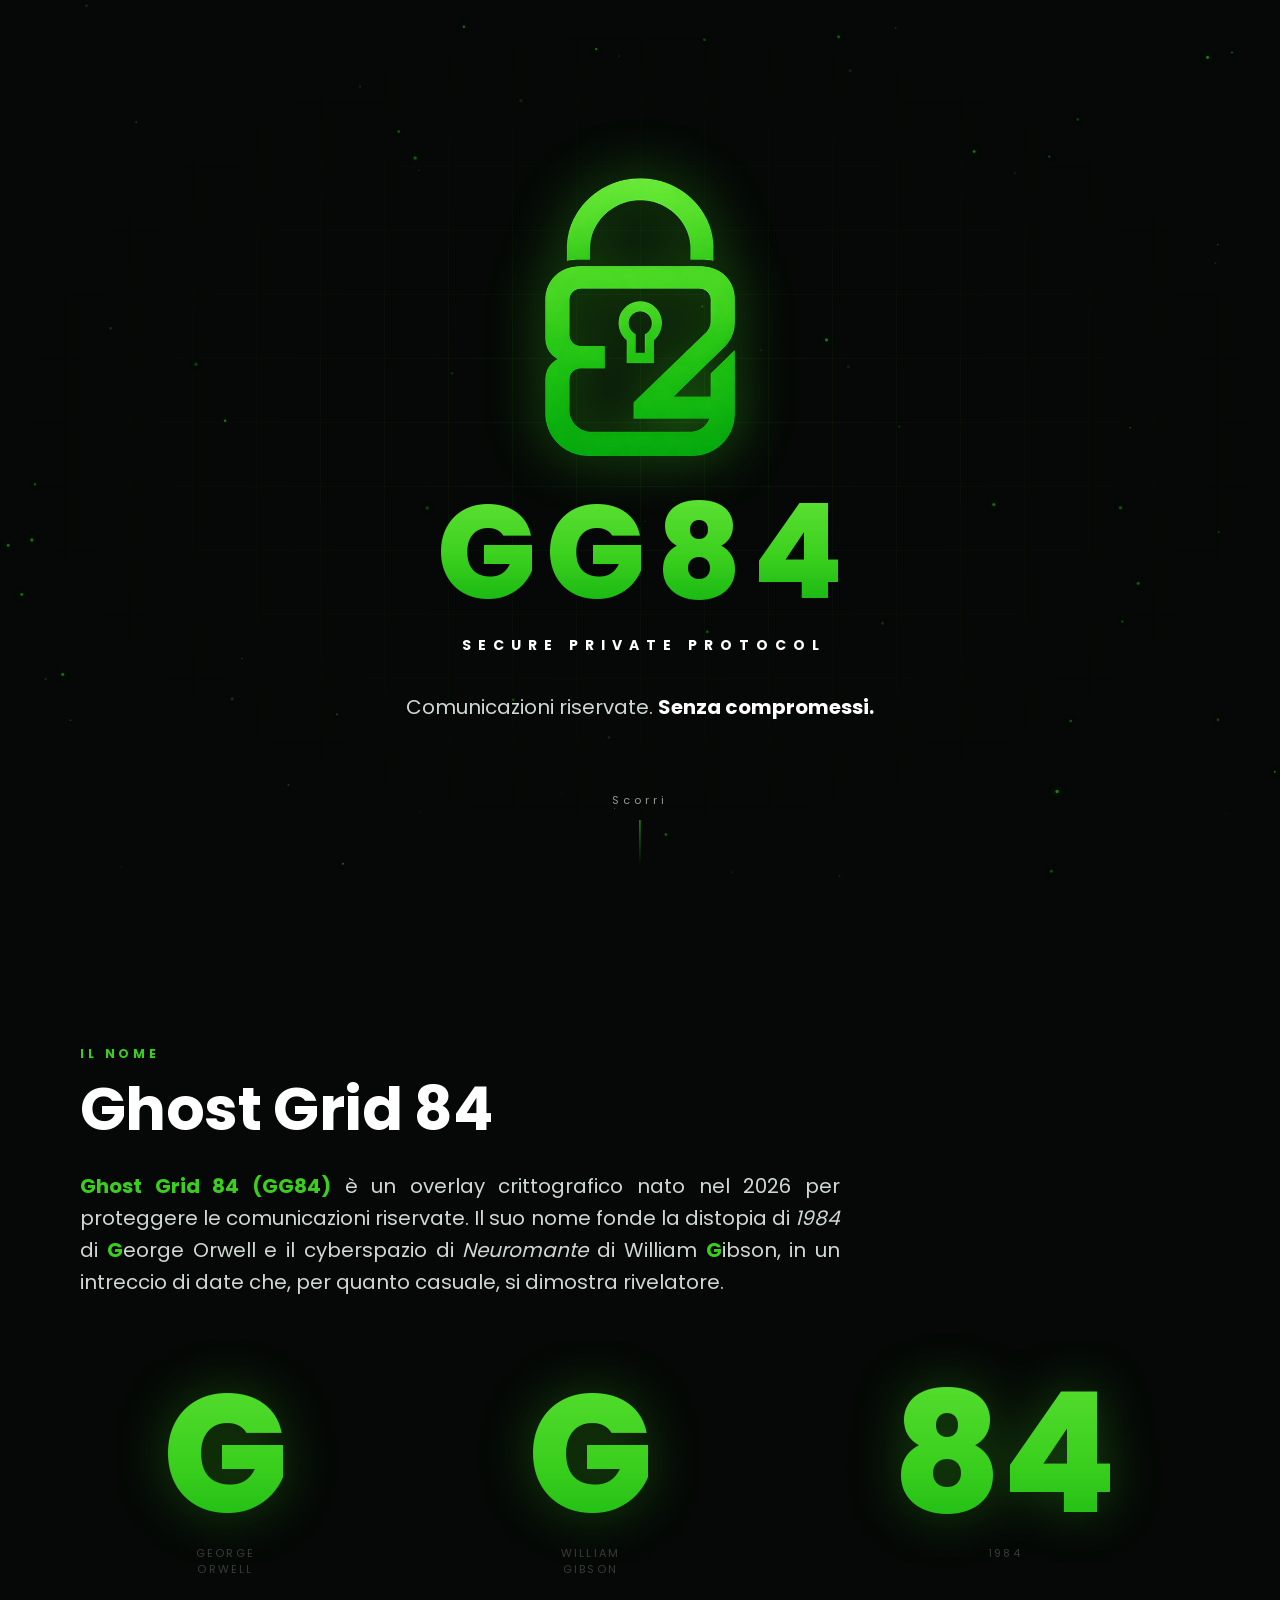
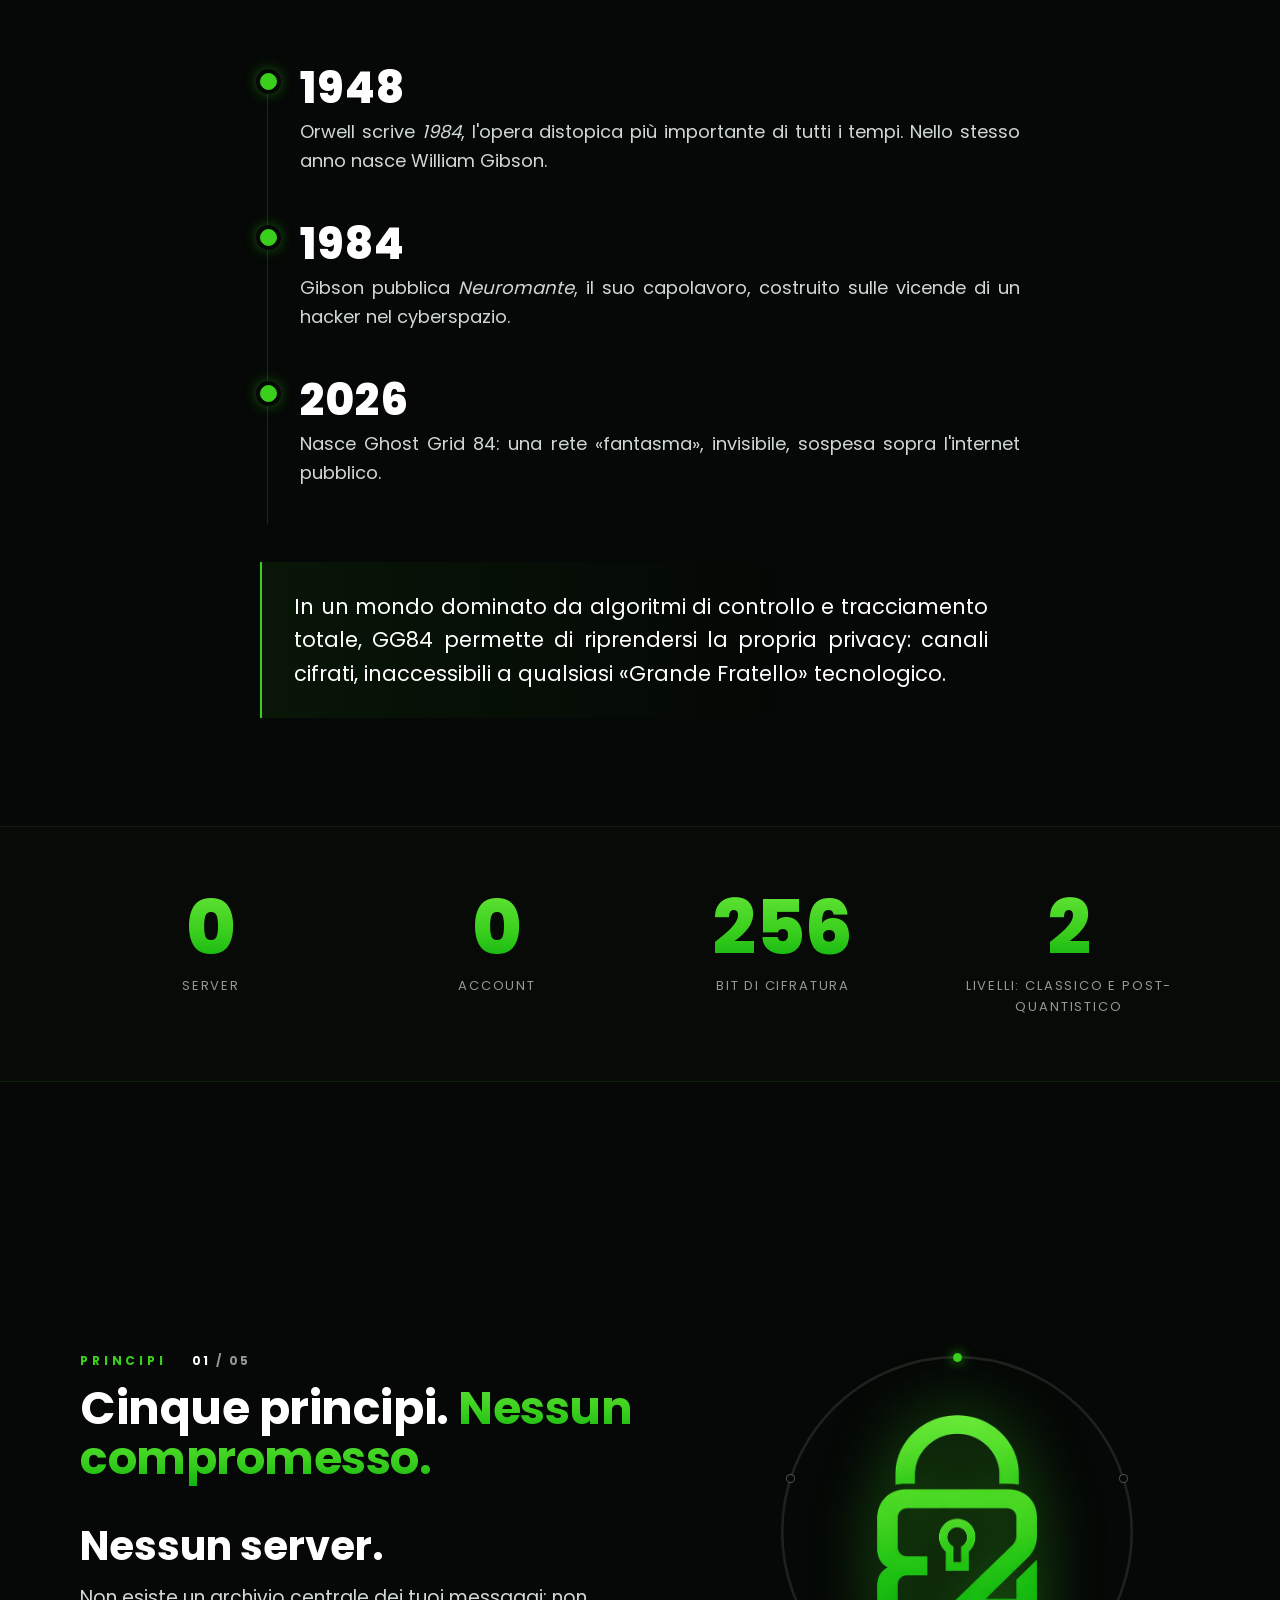
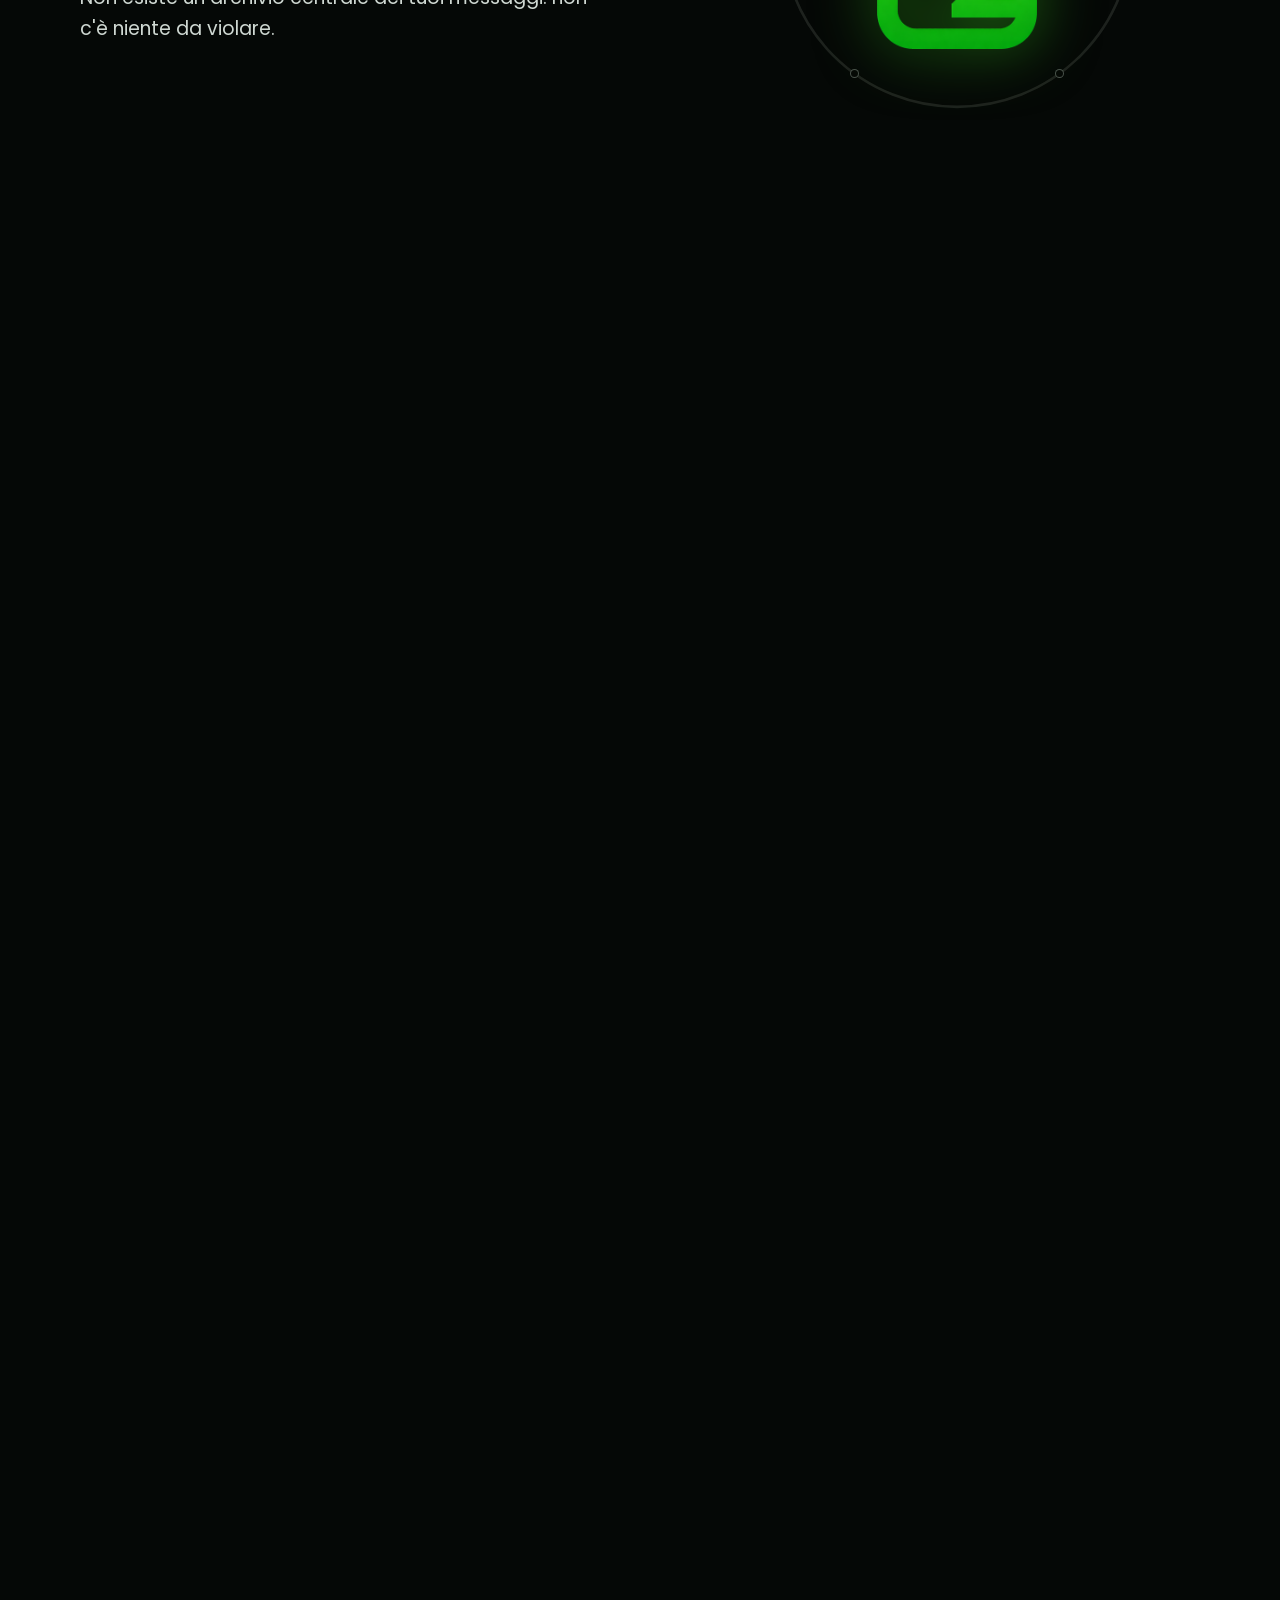
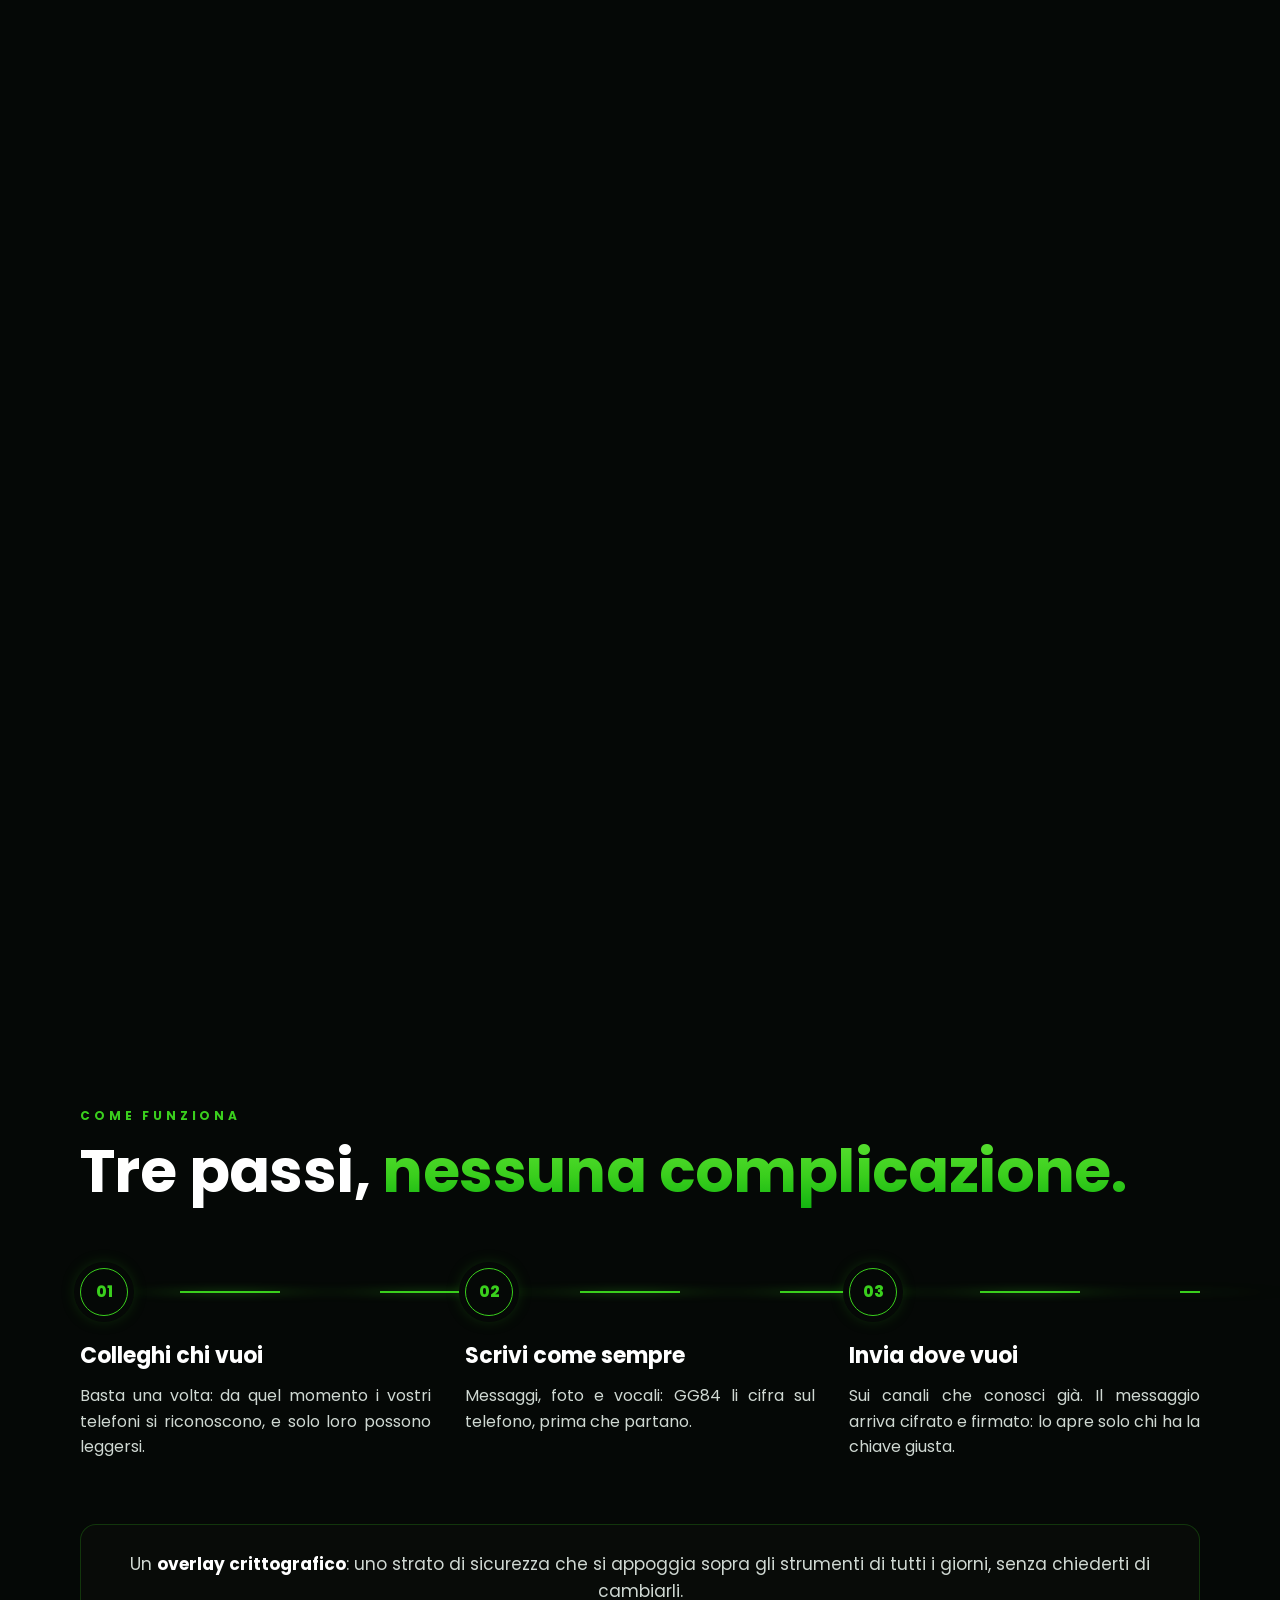
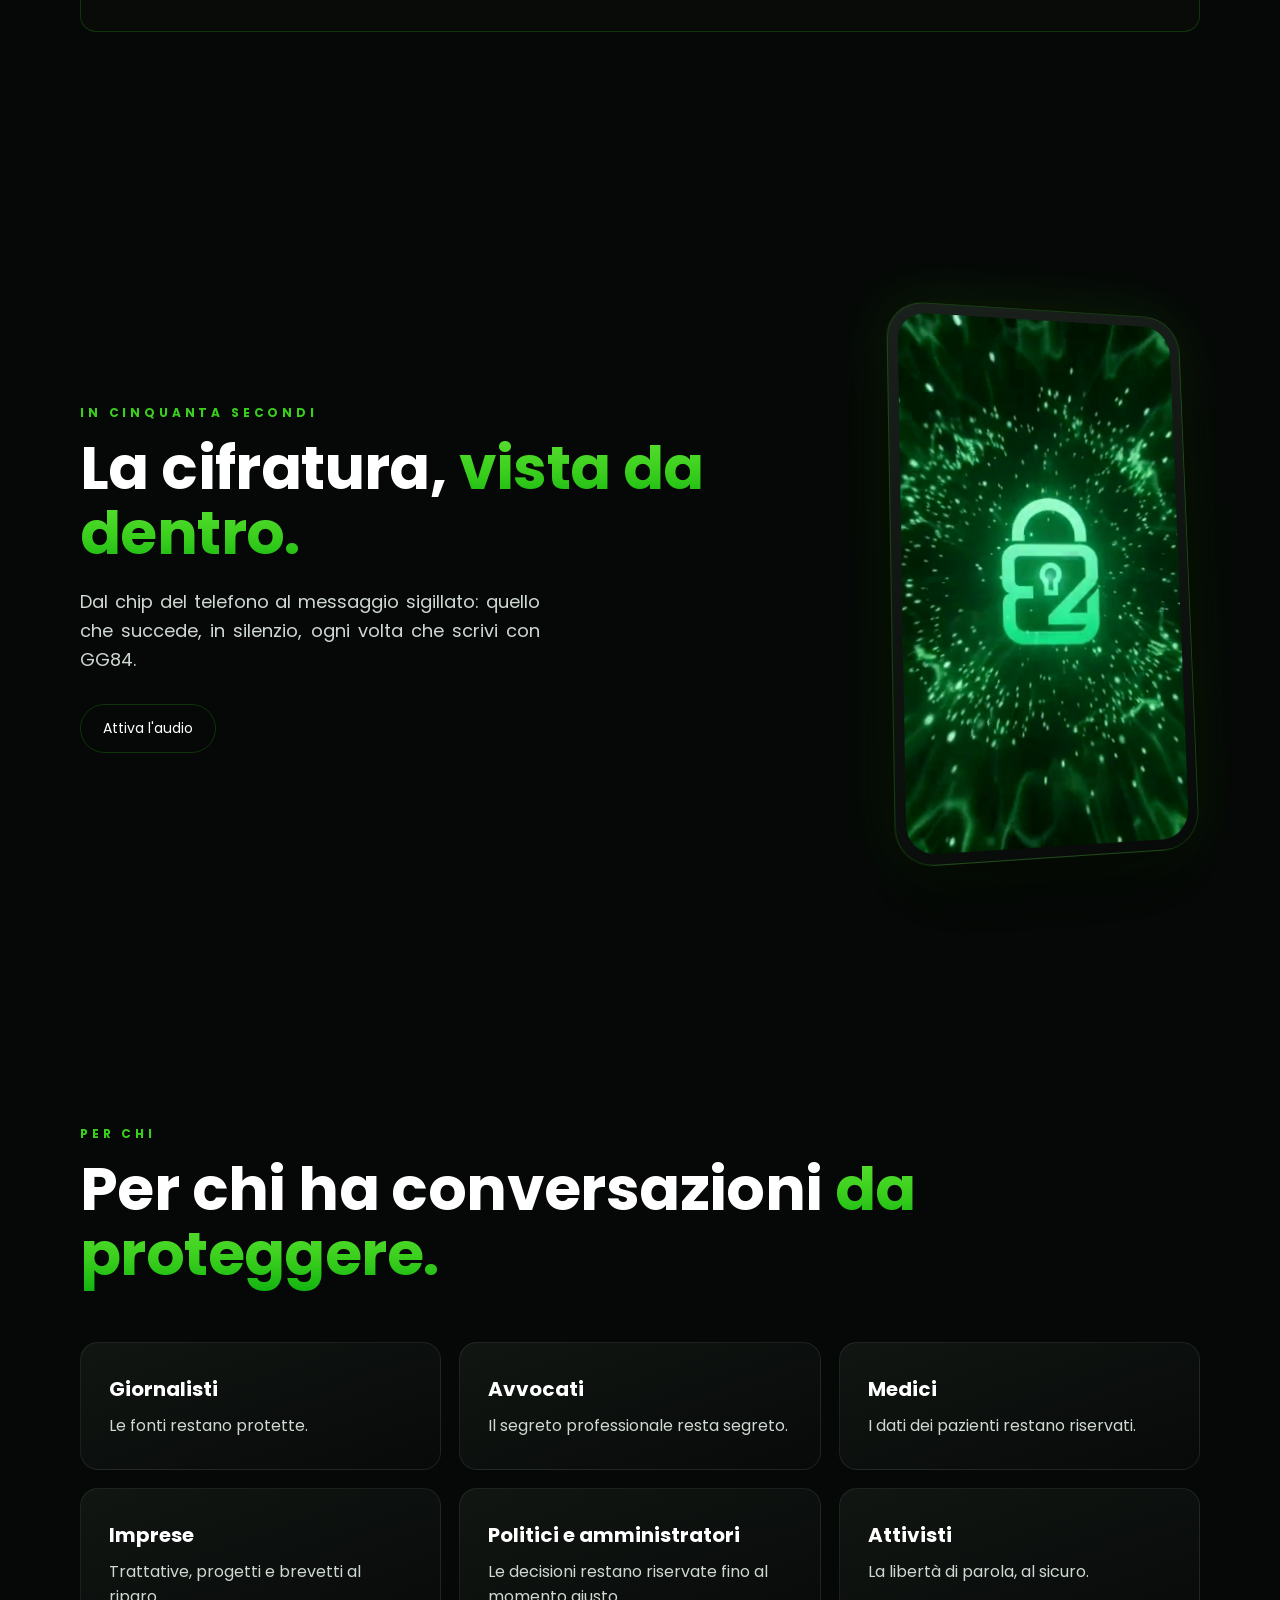
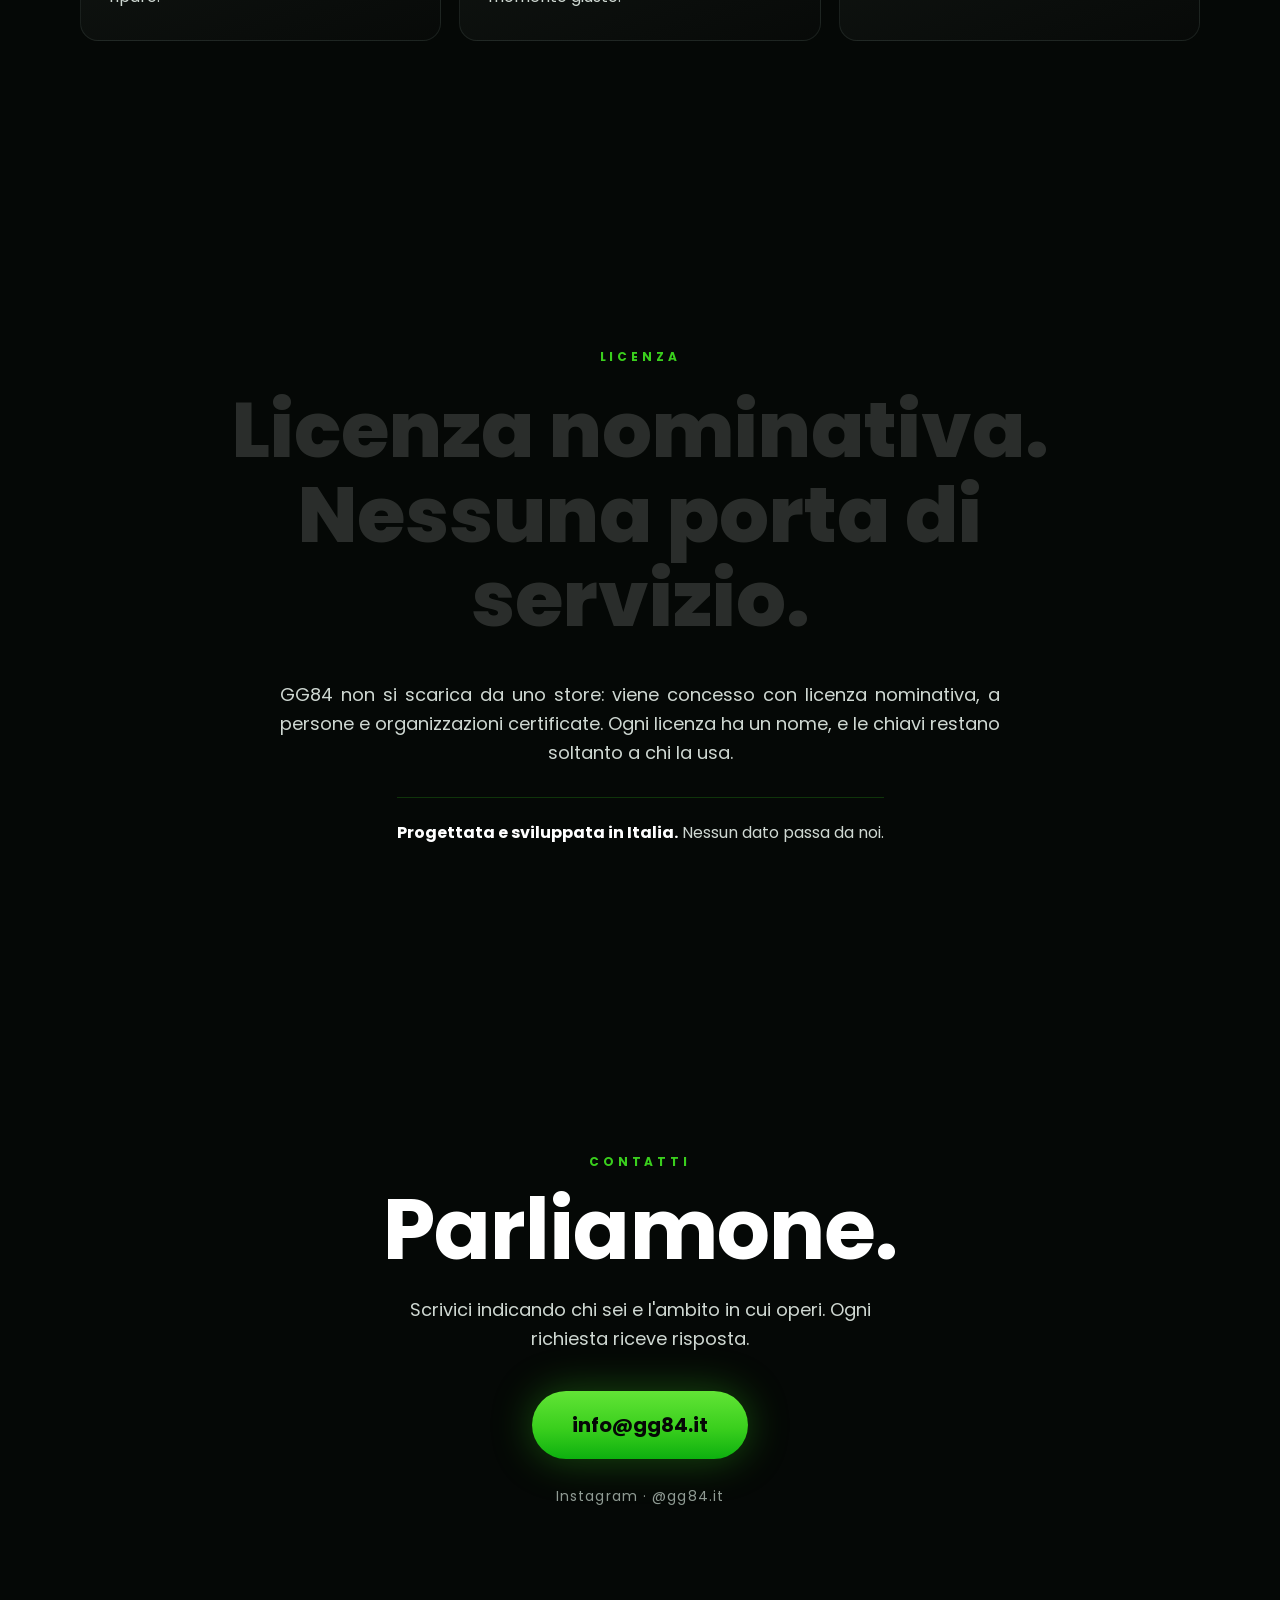
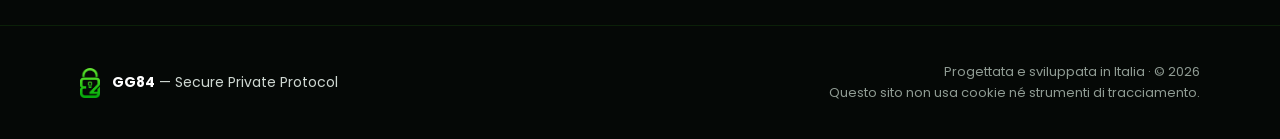
<file: index.html>
<!DOCTYPE html>
<html lang="it">
<head>
<meta charset="UTF-8">
<meta name="viewport" content="width=device-width, initial-scale=1.0, viewport-fit=cover">
<title>GG84 — Secure Private Protocol</title>
<meta name="description" content="Comunicazioni cifrate, senza server e senza account. Licenza nominativa, nessuna porta di servizio. · Encrypted communications, no server, no account.">
<meta name="theme-color" content="#050806">
<link rel="canonical" href="https://gg84.it/">
<link rel="icon" type="image/png" href="risorse/favicon.png">
<link rel="apple-touch-icon" href="risorse/apple-touch-icon.png">
<meta property="og:type" content="website">
<meta property="og:site_name" content="GG84">
<meta property="og:locale" content="it_IT">
<meta property="og:url" content="https://gg84.it/">
<meta property="og:title" content="GG84 — Secure Private Protocol">
<meta property="og:description" content="Comunicazioni cifrate, senza server e senza account. Licenza nominativa, nessuna porta di servizio.">
<meta property="og:image" content="https://gg84.it/og-gg84.png">
<meta property="og:image:width" content="1200">
<meta property="og:image:height" content="630">
<meta property="og:image:alt" content="GG84 — Secure Private Protocol">
<meta name="twitter:card" content="summary_large_image">
<meta name="twitter:title" content="GG84 — Secure Private Protocol">
<meta name="twitter:description" content="Comunicazioni cifrate, senza server e senza account.">
<meta name="twitter:image" content="https://gg84.it/og-gg84.png">
<link rel="preload" href="risorse/font/poppins-400-latin.woff2" as="font" type="font/woff2" crossorigin>
<link rel="preload" href="risorse/font/poppins-800-latin.woff2" as="font" type="font/woff2" crossorigin>
<link rel="stylesheet" href="risorse/stile.css">
</head>
<body>

<!-- Tutto è ospitato qui: nessun carattere, script o servizio esterno, nessun cookie. -->
<canvas id="bit" aria-hidden="true"></canvas>
<div class="progresso" aria-hidden="true"><span></span></div>

<header class="barra" id="barra">
  <a class="barra-marchio" href="#ingresso" aria-label="GG84, torna all'inizio">
    <img src="risorse/lucchetto.png" alt="" width="18" height="25"><span>GG84</span>
  </a>
  <nav class="barra-menu" aria-label="Sezioni">
    <a href="#nome">Il nome</a>
    <a href="#principi">Principi</a>
    <a href="#come">Come funziona</a>
    <a href="#per-chi">Per chi</a>
  </nav>
  <a class="barra-contatti" href="#contatti">Contattaci</a>
</header>

<main>

  <!-- ENTRATA: poco, serio -->
  <section class="ingresso" id="ingresso">
    <div class="griglia" aria-hidden="true"></div>
    <div class="ingresso-centro">
      <div class="lucchetto-alone"><img class="lucchetto" src="risorse/lucchetto.png" alt="Il lucchetto di GG84" width="376" height="520"></div>
      <h1 class="marchio">GG84</h1>
      <p class="sotto">SECURE PRIVATE PROTOCOL</p>
      <p class="motto">Comunicazioni riservate. <span>Senza compromessi.</span></p>
    </div>
    <a class="scorri" href="#nome"><span>Scorri</span><i aria-hidden="true"></i></a>
  </section>

  <!-- IL NOME -->
  <section class="nome" id="nome">
    <div class="contenitore">
      <p class="etichetta" data-rivela>IL NOME</p>
      <h2 data-rivela>Ghost Grid 84</h2>
      <p class="introduzione" data-rivela><b>Ghost Grid 84 (GG84)</b> è un overlay crittografico nato nel 2026 per proteggere le comunicazioni riservate. Il suo nome fonde la distopia di <i>1984</i> di <b>G</b>eorge Orwell e il cyberspazio di <i>Neuromante</i> di William <b>G</b>ibson, in un intreccio di date che, per quanto casuale, si dimostra rivelatore.</p>

      <div class="formula" id="formula" aria-label="G di George Orwell, G di William Gibson, 84 di 1984: GG84">
        <div class="tessera" data-da="-1"><span>G</span><small>George Orwell</small></div>
        <div class="tessera" data-da="0"><span>G</span><small>William Gibson</small></div>
        <div class="tessera" data-da="1"><span>84</span><small>1984</small></div>
      </div>

      <ol class="linea-tempo" id="linea-tempo">
        <li data-rivela><span class="anno">1948</span><p>Orwell scrive <i>1984</i>, l'opera distopica più importante di tutti i tempi. Nello stesso anno nasce William Gibson.</p></li>
        <li data-rivela><span class="anno">1984</span><p>Gibson pubblica <i>Neuromante</i>, il suo capolavoro, costruito sulle vicende di un hacker nel cyberspazio.</p></li>
        <li data-rivela><span class="anno">2026</span><p>Nasce Ghost Grid 84: una rete «fantasma», invisibile, sospesa sopra l'internet pubblico.</p></li>
      </ol>

      <p class="chiusura" data-rivela>In un mondo dominato da algoritmi di controllo e tracciamento totale, GG84 permette di riprendersi la propria privacy: canali cifrati, inaccessibili a qualsiasi «Grande Fratello» tecnologico.</p>
    </div>
  </section>

  <!-- NUMERI -->
  <section class="numeri" aria-label="GG84 in numeri">
    <div class="contenitore numeri-griglia">
      <div data-rivela><b data-conta="0">0</b><span>server</span></div>
      <div data-rivela><b data-conta="0">0</b><span>account</span></div>
      <div data-rivela><b data-conta="256">256</b><span>bit di cifratura</span></div>
      <div data-rivela><b data-conta="2">2</b><span>livelli: classico e post-quantistico</span></div>
    </div>
  </section>

  <!-- PRINCIPI: il lucchetto resta fermo, i principi scorrono -->
  <section class="principi" id="principi">
    <div class="palco">
      <div class="palco-testo">
        <p class="etichetta">PRINCIPI <span class="indice"><b id="indice">01</b> / 05</span></p>
        <h2>Cinque principi. <em>Nessun compromesso.</em></h2>
        <div class="frasi">
          <div class="frase attiva"><h3>Nessun server.</h3><p>Non esiste un archivio centrale dei tuoi messaggi: non c'è niente da violare.</p></div>
          <div class="frase"><h3>Chiavi custodite dal chip.</h3><p>Restano nell'hardware sicuro del tuo telefono. Non da noi, non da altri.</p></div>
          <div class="frase"><h3>Classica e post-quantistica.</h3><p>Due lucchetti in uno: una protezione pronta anche per i computer di domani.</p></div>
          <div class="frase"><h3>Chiavi nuove a ogni messaggio.</h3><p>Quelle vecchie spariscono, e con loro la possibilità di riaprire il passato.</p></div>
          <div class="frase"><h3>Firmato, sempre.</h3><p>Ogni messaggio porta un sigillo: se qualcuno lo altera, si vede.</p></div>
        </div>
      </div>
      <div class="palco-lucchetto" aria-hidden="true">
        <svg class="anello" viewBox="0 0 200 200">
          <circle class="anello-fondo" cx="100" cy="100" r="92"/>
          <circle class="anello-pieno" id="anello" cx="100" cy="100" r="92"/>
        </svg>
        <div class="tacche"><i></i><i></i><i></i><i></i><i></i></div>
        <img src="risorse/lucchetto.png" alt="" width="376" height="520">
      </div>
    </div>
  </section>

  <!-- COME FUNZIONA -->
  <section class="come" id="come">
    <div class="contenitore">
      <p class="etichetta" data-rivela>COME FUNZIONA</p>
      <h2 data-rivela>Tre passi, <em>nessuna complicazione.</em></h2>
      <div class="passi" id="passi">
        <svg class="passi-filo" aria-hidden="true" preserveAspectRatio="none" viewBox="0 0 100 2"><line id="passi-filo" x1="0" y1="1" x2="100" y2="1"/></svg>
        <div class="passo" data-rivela><span class="n">01</span><h3>Colleghi chi vuoi</h3><p>Basta una volta: da quel momento i vostri telefoni si riconoscono, e solo loro possono leggersi.</p></div>
        <div class="passo" data-rivela><span class="n">02</span><h3>Scrivi come sempre</h3><p>Messaggi, foto e vocali: GG84 li cifra sul telefono, prima che partano.</p></div>
        <div class="passo" data-rivela><span class="n">03</span><h3>Invia dove vuoi</h3><p>Sui canali che conosci già. Il messaggio arriva cifrato e firmato: lo apre solo chi ha la chiave giusta.</p></div>
      </div>
      <p class="riquadro" data-rivela>Un <b>overlay crittografico</b>: uno strato di sicurezza che si appoggia sopra gli strumenti di tutti i giorni, senza chiederti di cambiarli.</p>
    </div>
  </section>

  <!-- VIDEO -->
  <section class="video" id="video">
    <div class="contenitore video-griglia">
      <div class="video-testo">
        <p class="etichetta" data-rivela>IN CINQUANTA SECONDI</p>
        <h2 data-rivela>La cifratura, <em>vista da dentro.</em></h2>
        <p data-rivela>Dal chip del telefono al messaggio sigillato: quello che succede, in silenzio, ogni volta che scrivi con GG84.</p>
        <button class="audio" id="audio" type="button" data-rivela aria-pressed="false">Attiva l'audio</button>
      </div>
      <div class="telefono" id="telefono">
        <video id="reel" src="risorse/gg84_reel.mp4" poster="risorse/gg84_reel_poster.jpg" muted loop playsinline preload="none" aria-label="Video di presentazione di GG84"></video>
      </div>
    </div>
  </section>

  <!-- PER CHI -->
  <section class="per-chi" id="per-chi">
    <div class="contenitore">
      <p class="etichetta" data-rivela>PER CHI</p>
      <h2 data-rivela>Per chi ha conversazioni <em>da proteggere.</em></h2>
      <div class="tessere">
        <div class="carta" data-rivela><h3>Giornalisti</h3><p>Le fonti restano protette.</p></div>
        <div class="carta" data-rivela><h3>Avvocati</h3><p>Il segreto professionale resta segreto.</p></div>
        <div class="carta" data-rivela><h3>Medici</h3><p>I dati dei pazienti restano riservati.</p></div>
        <div class="carta" data-rivela><h3>Imprese</h3><p>Trattative, progetti e brevetti al riparo.</p></div>
        <div class="carta" data-rivela><h3>Politici e amministratori</h3><p>Le decisioni restano riservate fino al momento giusto.</p></div>
        <div class="carta" data-rivela><h3>Attivisti</h3><p>La libertà di parola, al sicuro.</p></div>
      </div>
    </div>
  </section>

  <!-- LICENZA: le parole si accendono mentre scorri -->
  <section class="licenza" id="licenza">
    <div class="contenitore">
      <p class="etichetta" data-rivela>LICENZA</p>
      <p class="dichiarazione" id="dichiarazione">Licenza nominativa. <em>Nessuna porta di servizio.</em></p>
      <p class="licenza-testo" data-rivela>GG84 non si scarica da uno store: viene concesso con licenza nominativa, a persone e organizzazioni certificate. Ogni licenza ha un nome, e le chiavi restano soltanto a chi la usa.</p>
      <p class="italia" data-rivela><b>Progettata e sviluppata in Italia.</b> Nessun dato passa da noi.</p>
    </div>
  </section>

  <!-- CONTATTI -->
  <section class="contatti" id="contatti">
    <div class="contenitore">
      <p class="etichetta" data-rivela>CONTATTI</p>
      <h2 data-rivela>Parliamone.</h2>
      <p data-rivela>Scrivici indicando chi sei e l'ambito in cui operi. Ogni richiesta riceve risposta.</p>
      <a class="bottone" href="mailto:info@gg84.it" data-rivela>info@gg84.it</a>
      <p class="social" data-rivela><a href="https://instagram.com/gg84.it" rel="noopener">Instagram · @gg84.it</a></p>
    </div>
  </section>

</main>

<footer class="piede">
  <div class="contenitore piede-griglia">
    <div class="piede-marchio"><img src="risorse/lucchetto.png" alt="" width="22" height="30"><span><b>GG84</b> — Secure Private Protocol</span></div>
    <p>Progettata e sviluppata in Italia · © 2026<br>Questo sito non usa cookie né strumenti di tracciamento.</p>
  </div>
</footer>

<script src="risorse/scorrimento.js"></script>
</body>
</html>
</file>
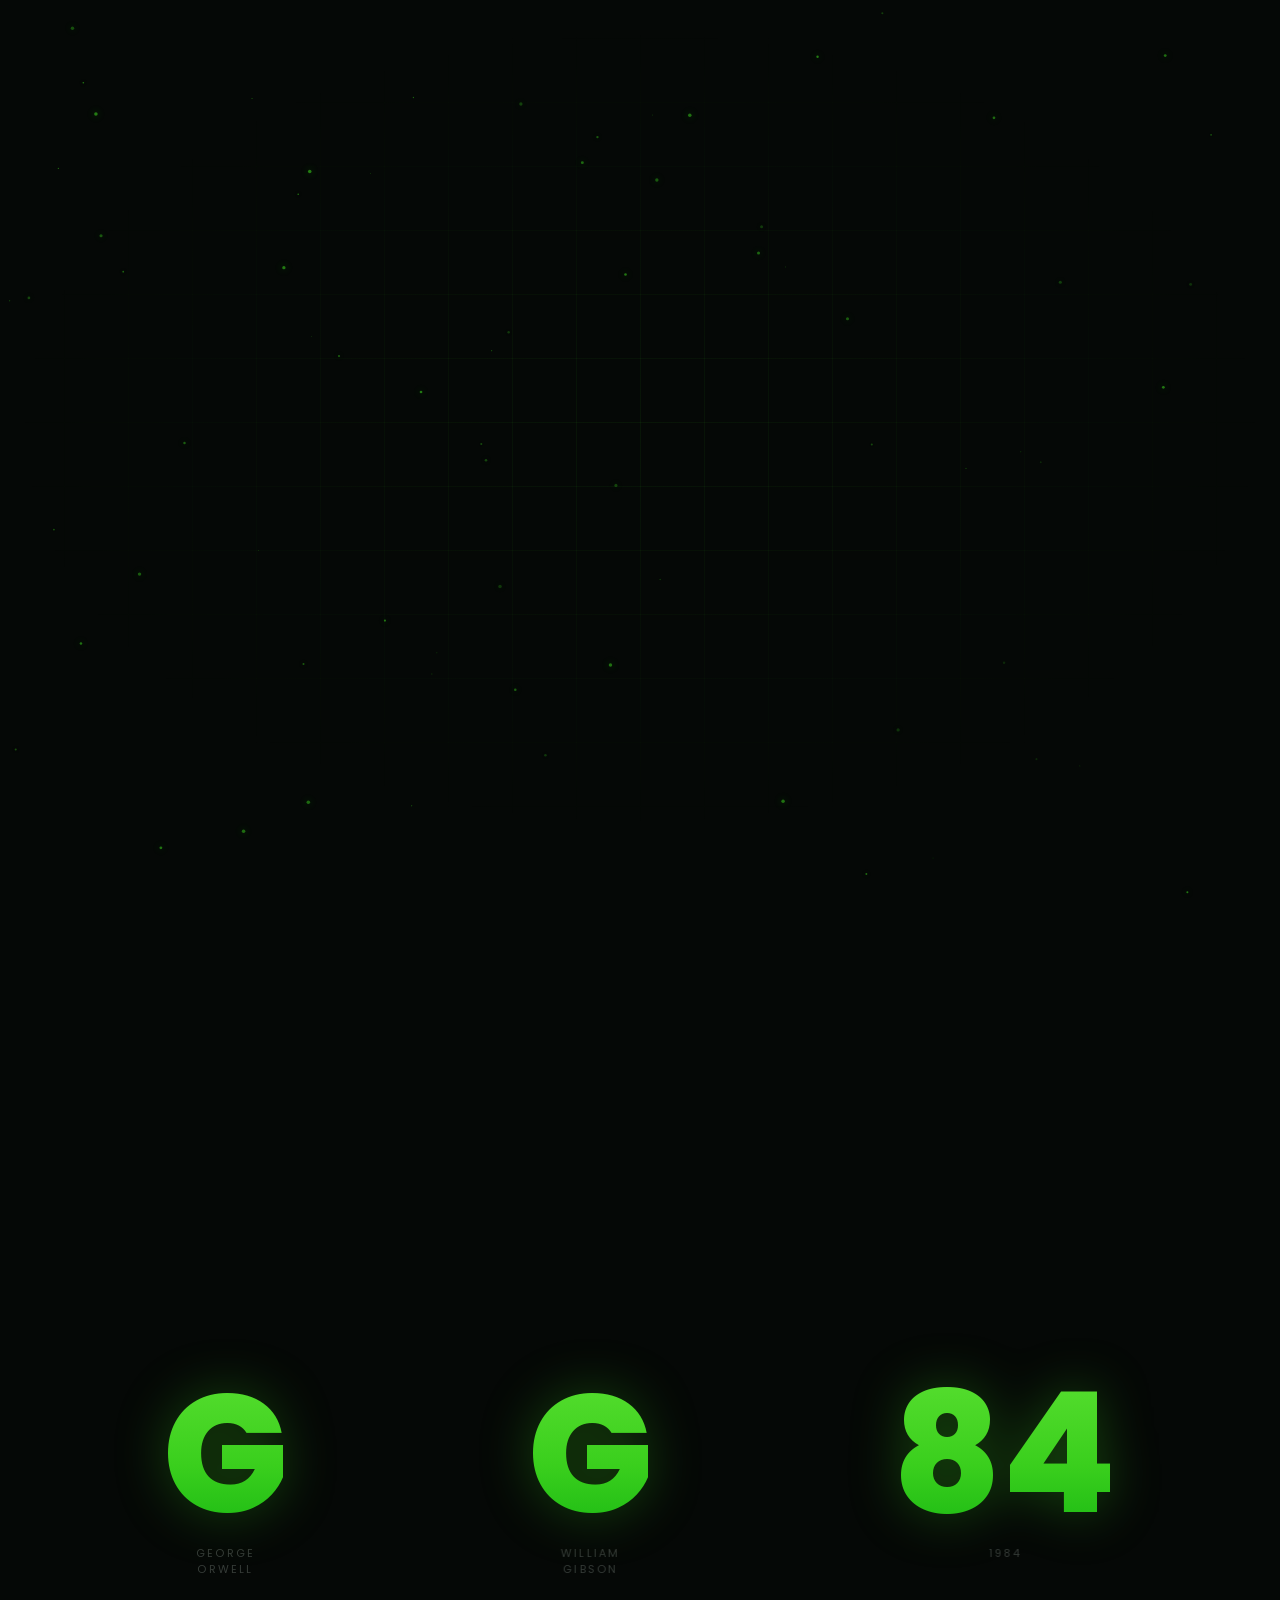
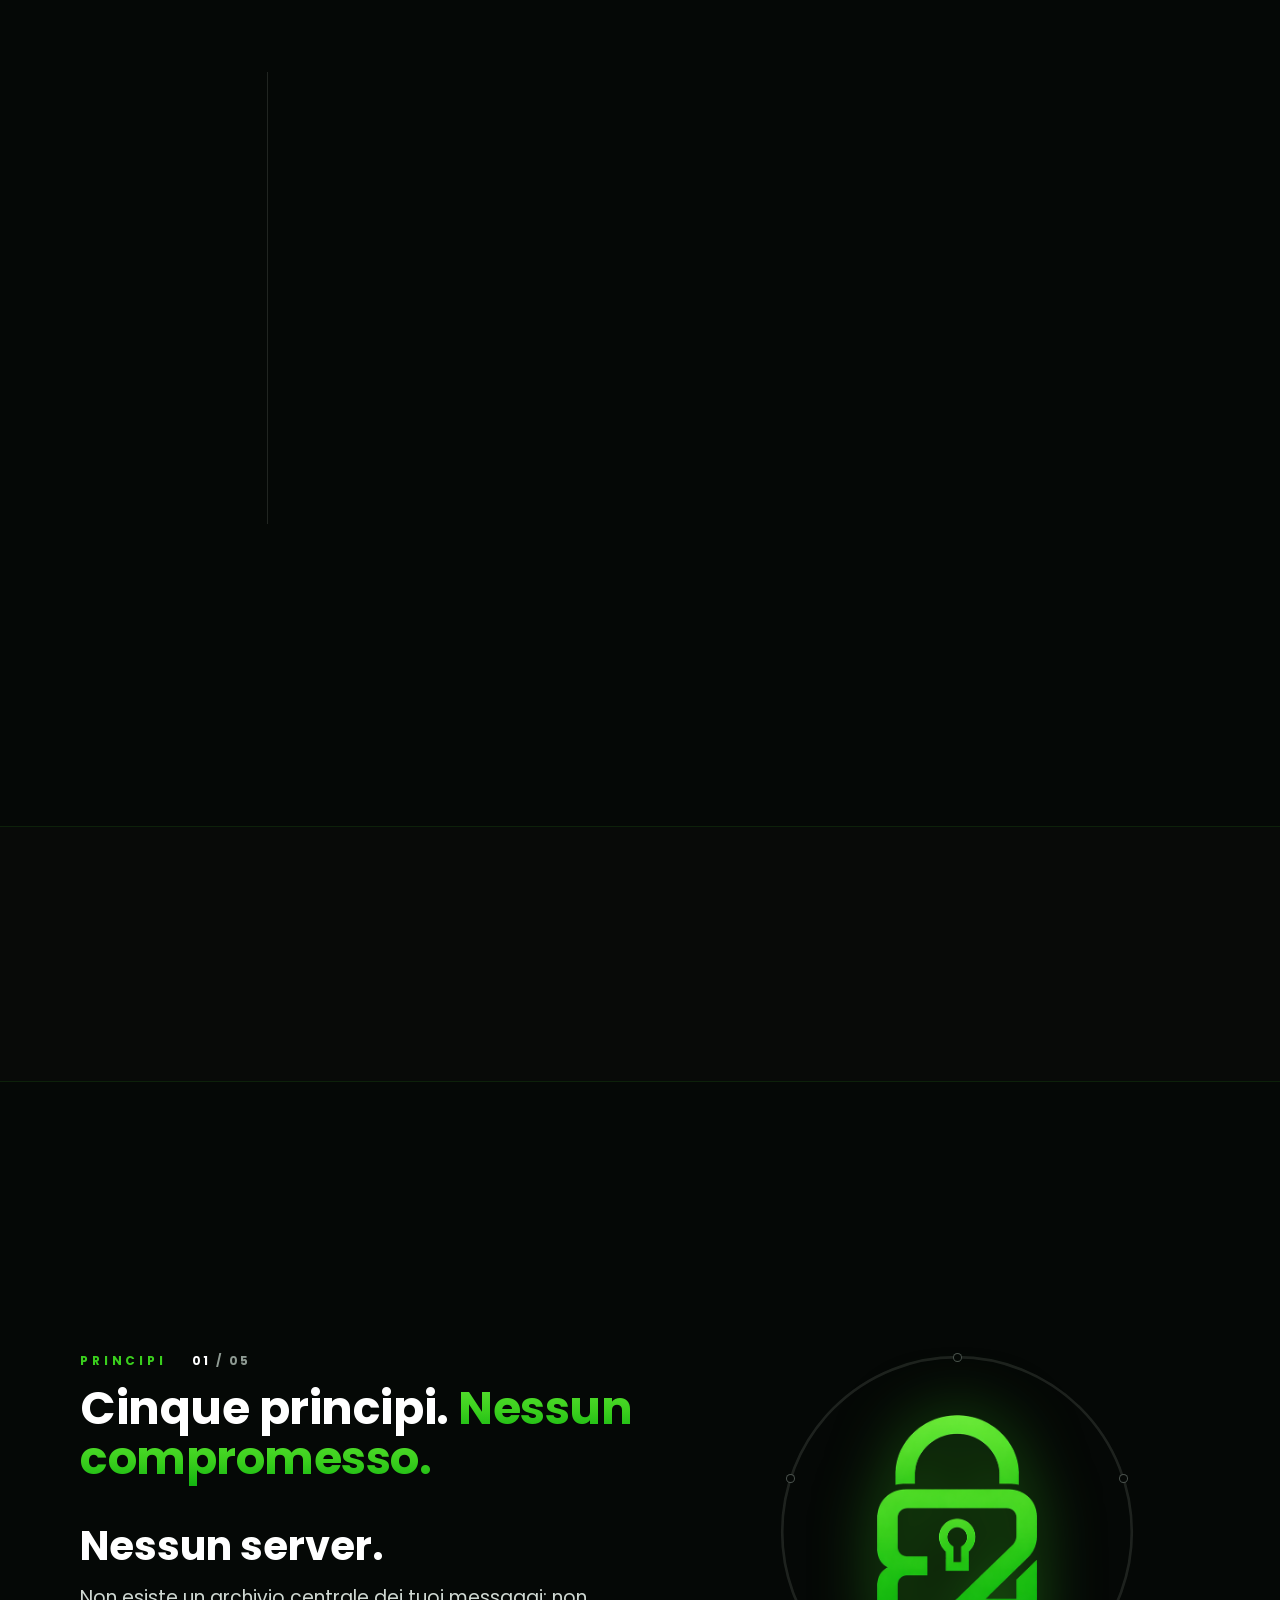
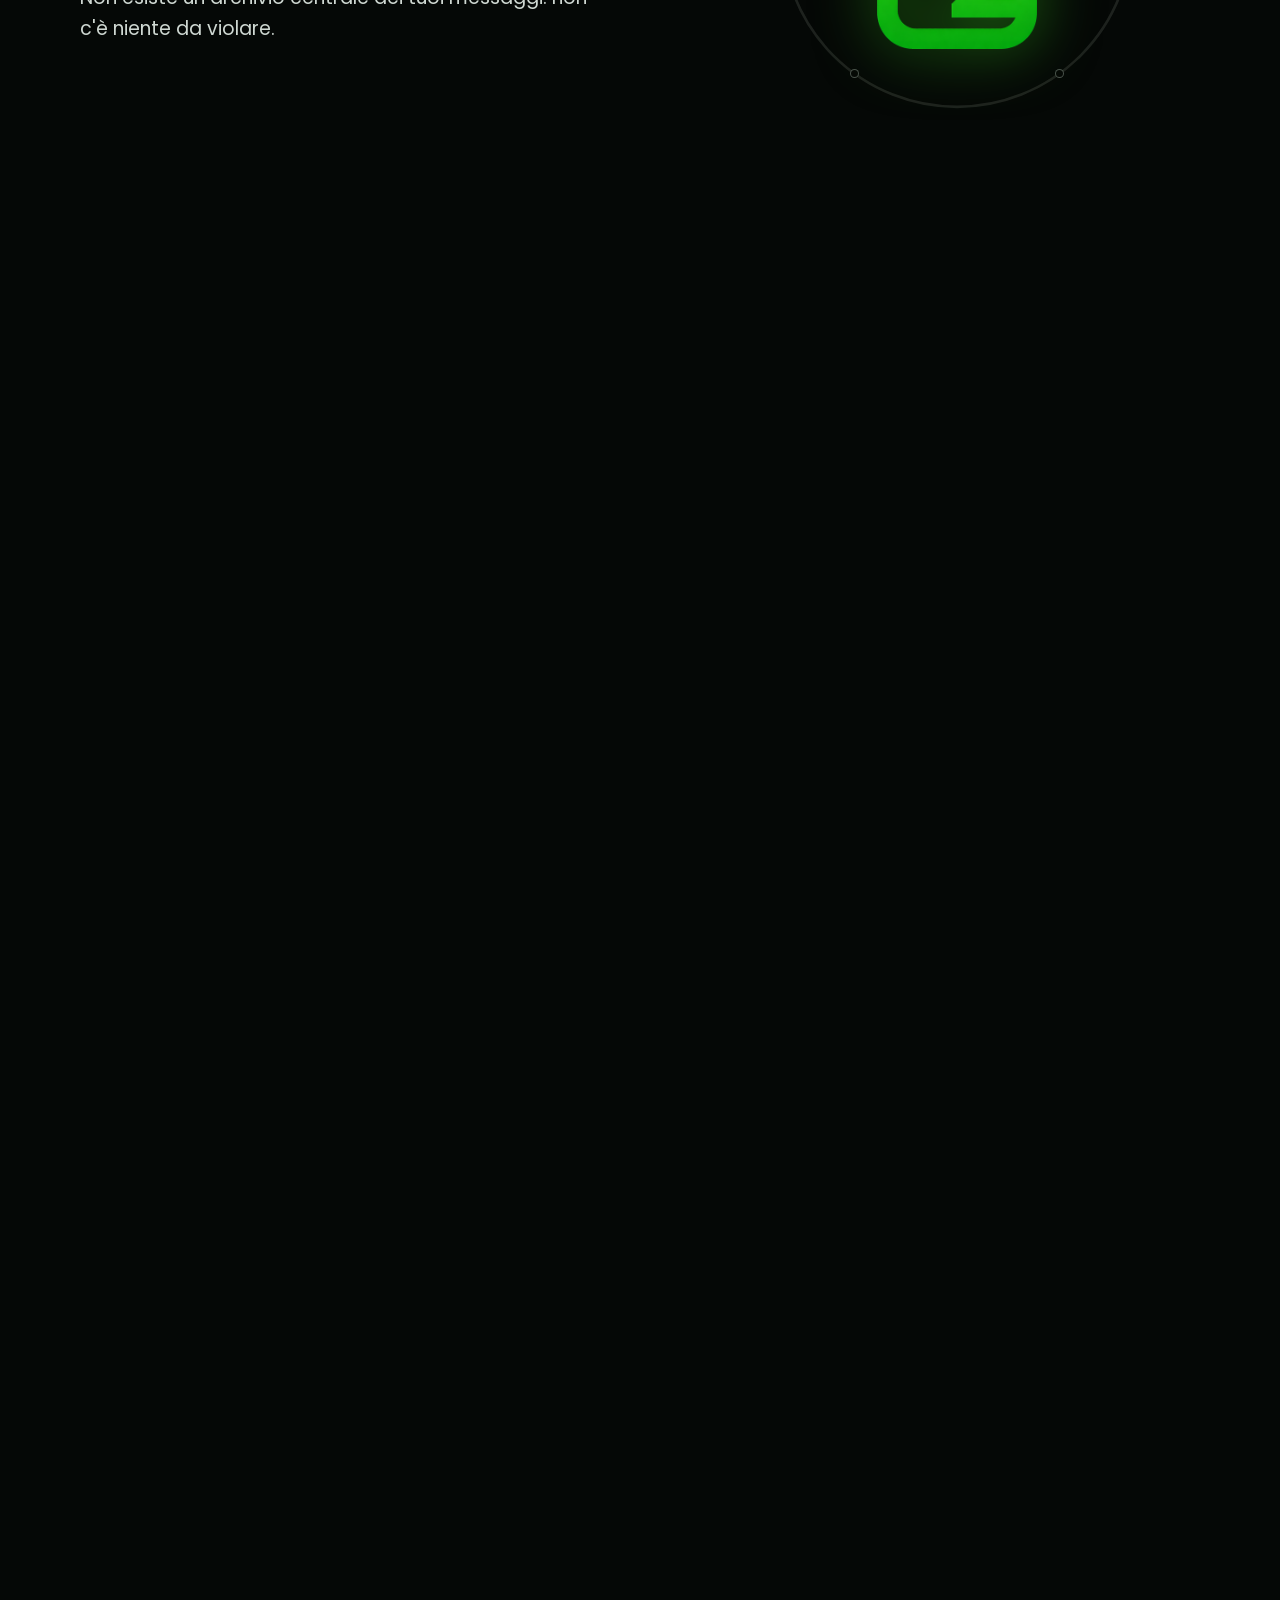
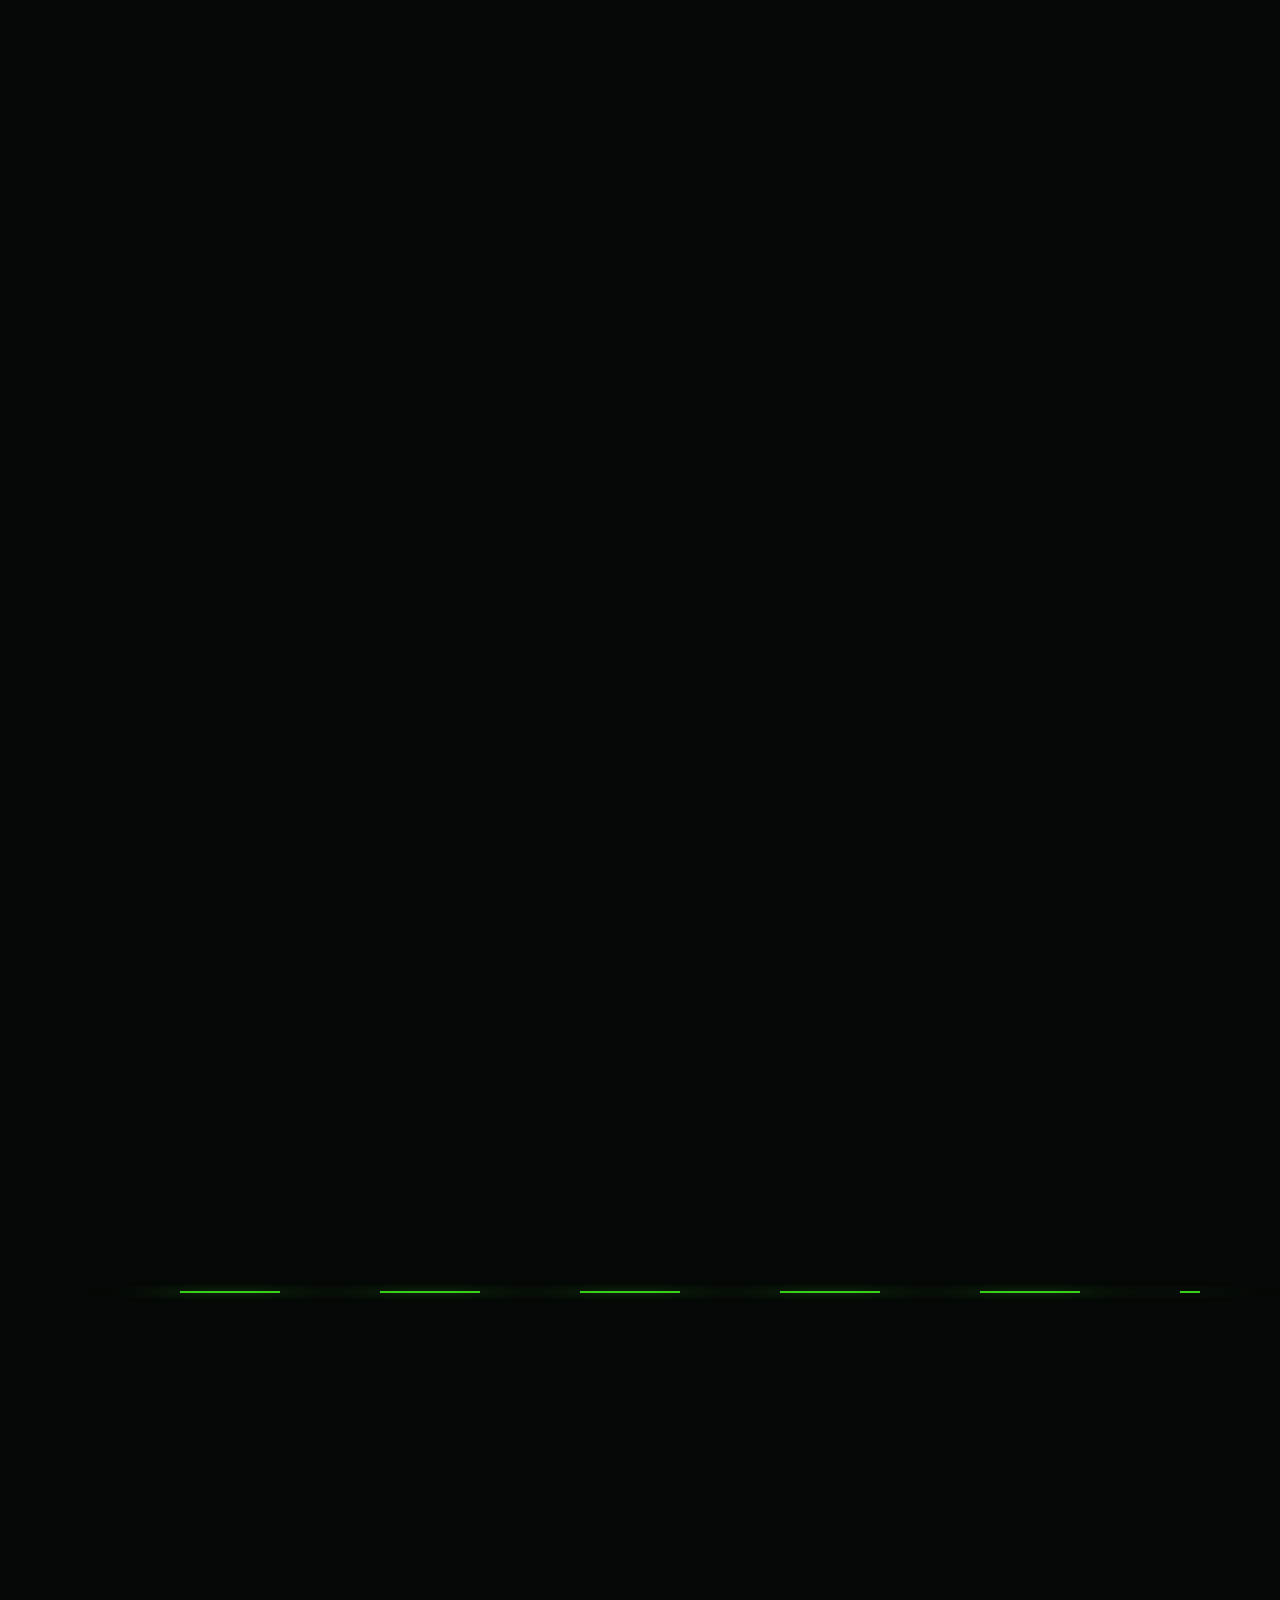
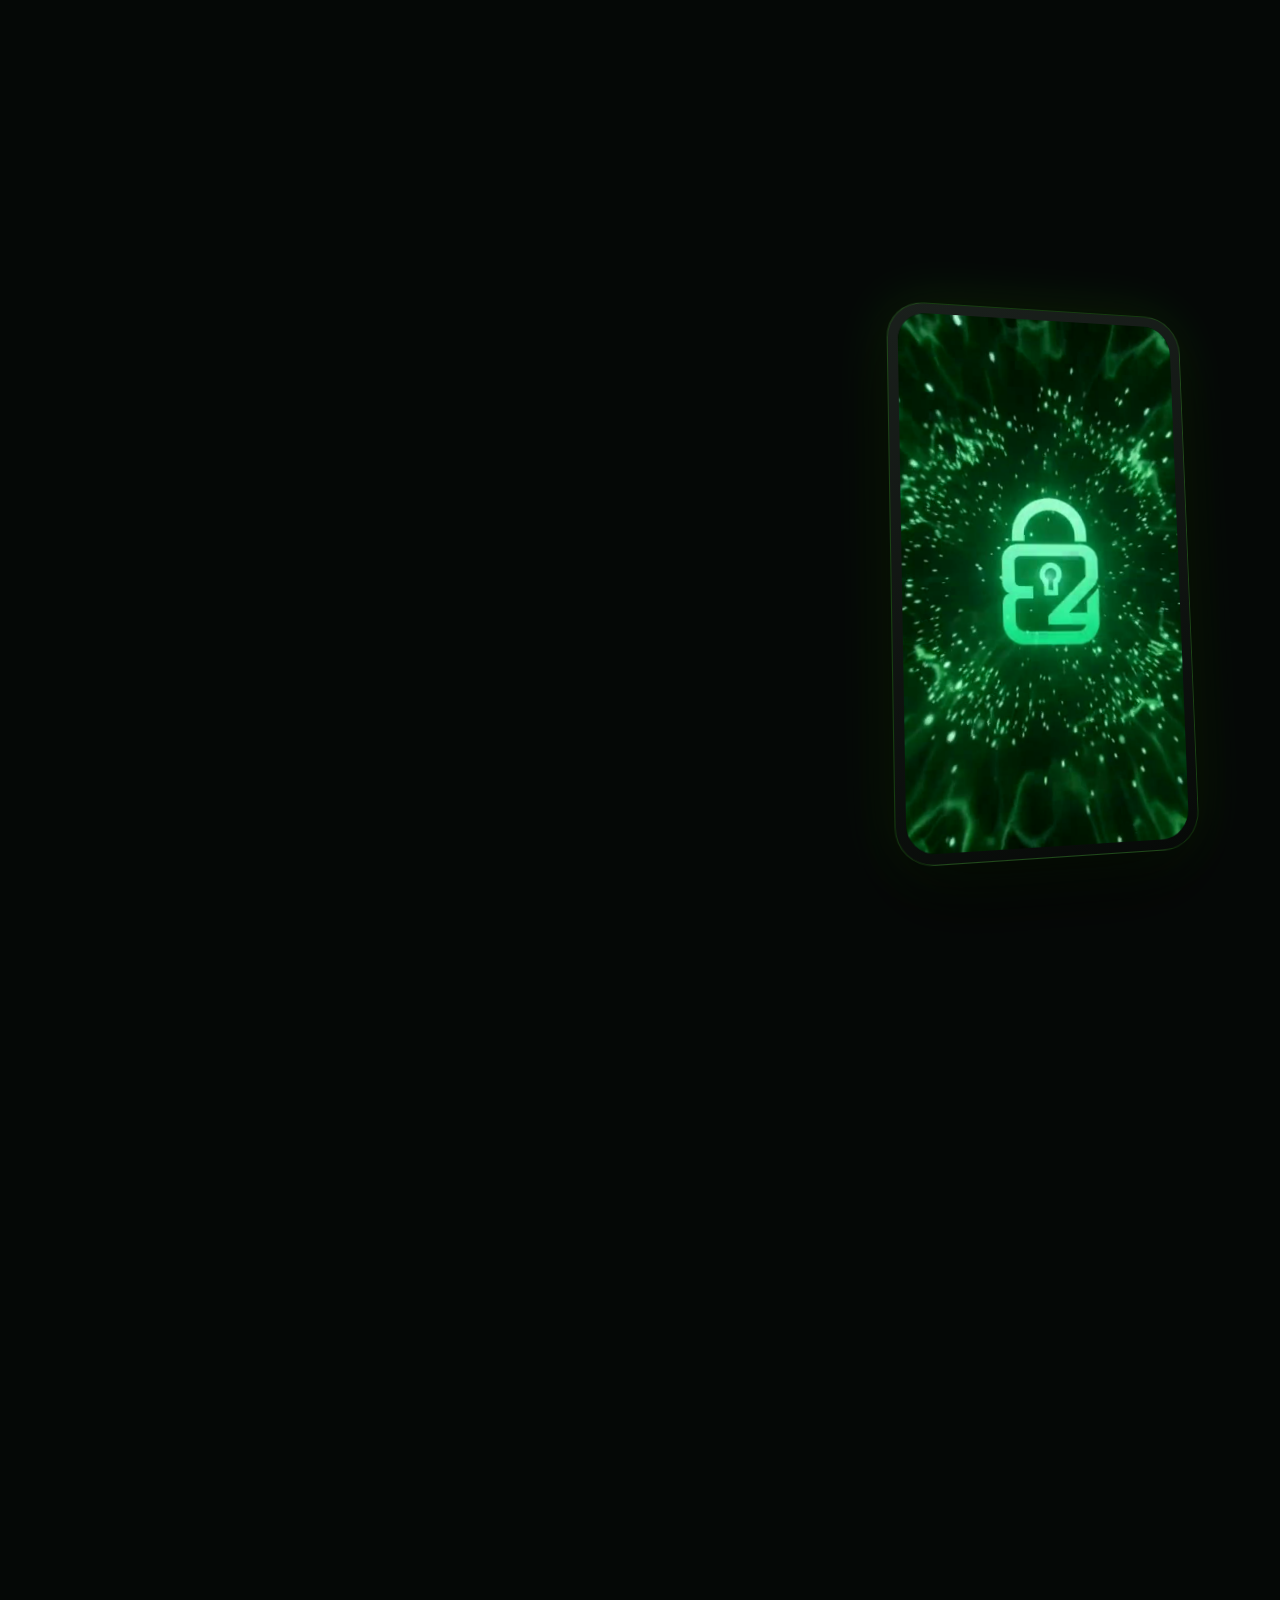
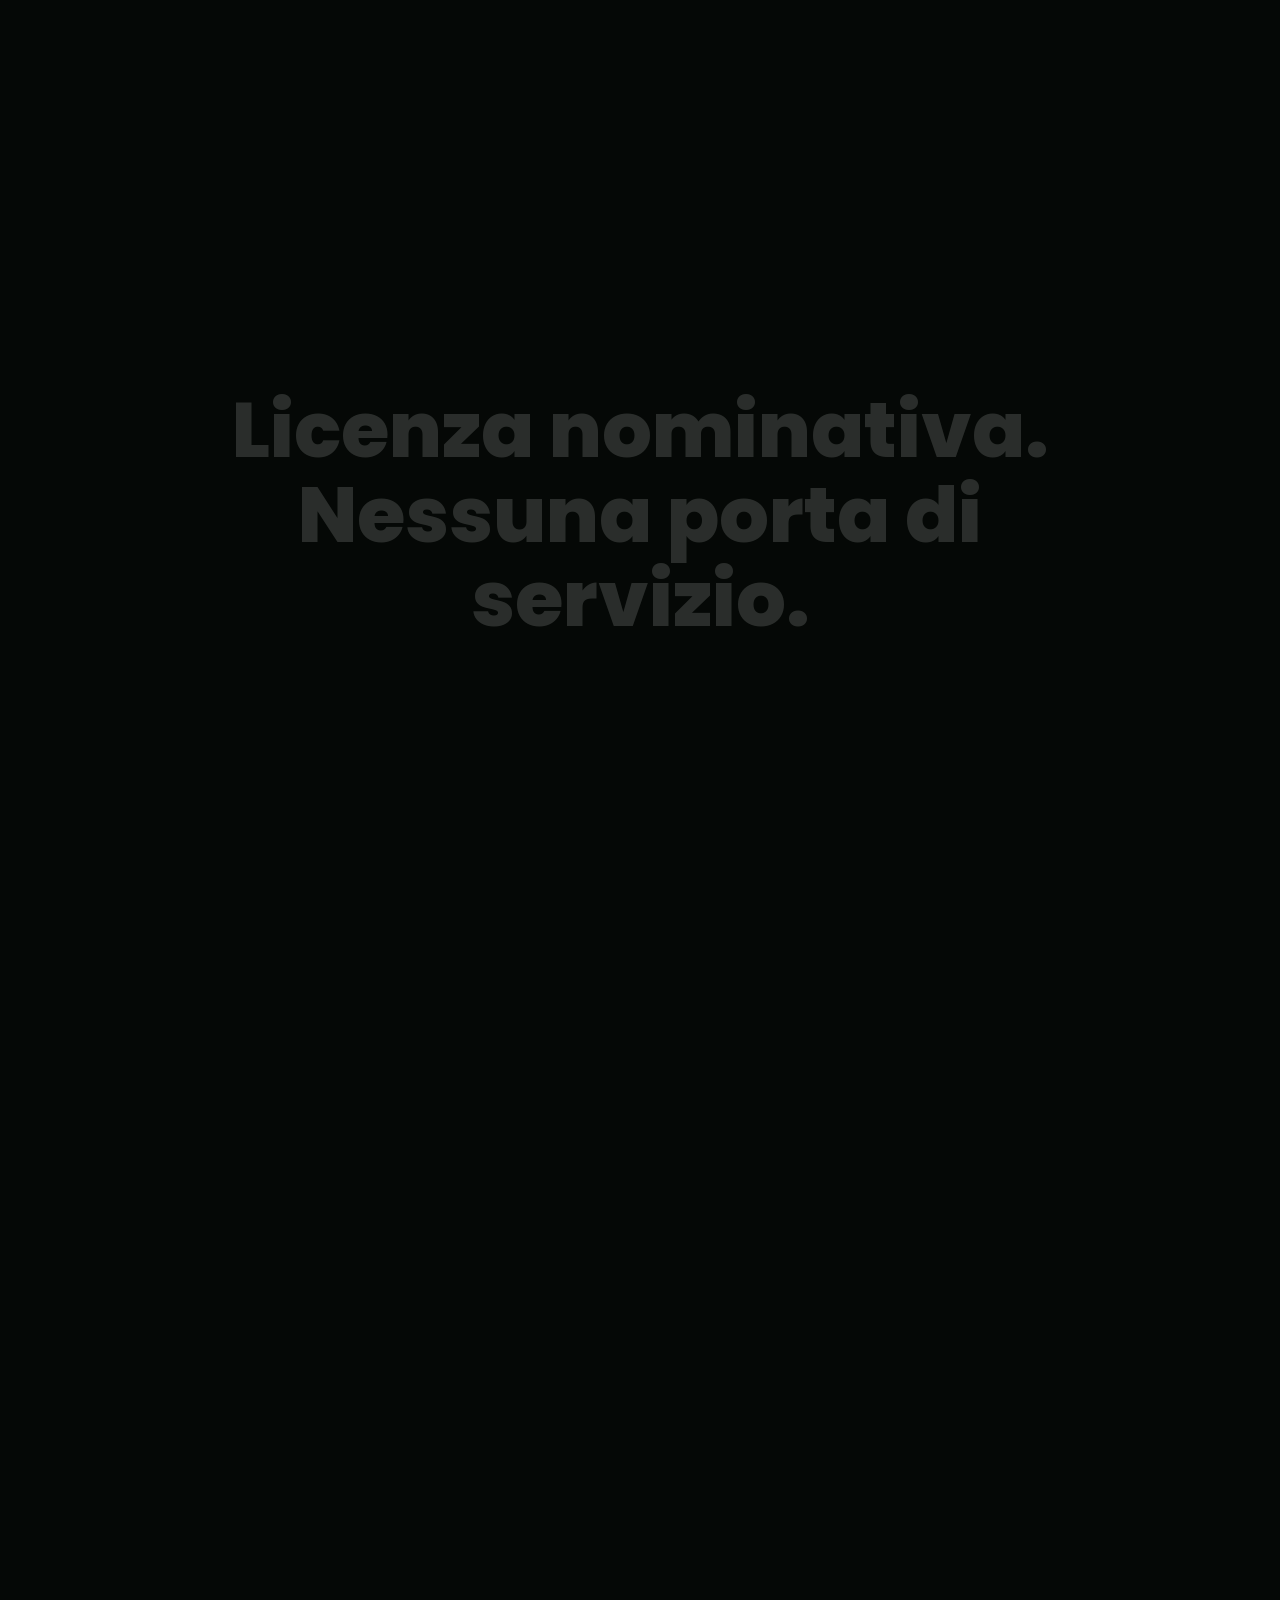
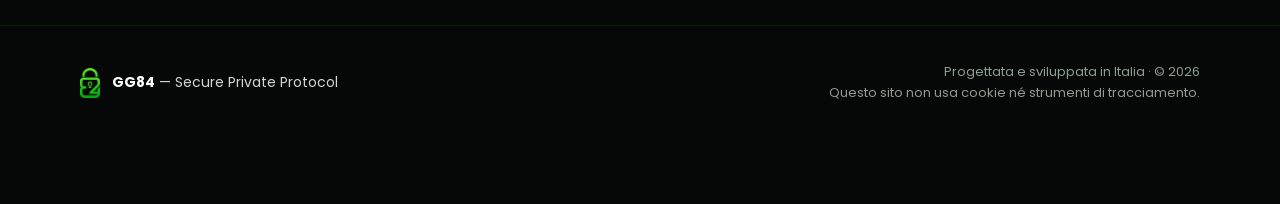
<file: home.html>
<!DOCTYPE html>
<html lang="it">
<head>
<meta charset="UTF-8">
<title>GG84 — Secure Private Protocol</title>
<!-- pagina vecchia: porta alla nuova pagina unica -->
<meta http-equiv="refresh" content="0; url=/">
<link rel="canonical" href="https://gg84.it/">
<meta name="robots" content="noindex">
<style>html{background:#050806;color:#cfd8d2;font-family:system-ui,sans-serif}a{color:#3acf1d}</style>
</head>
<body><p style="text-align:center;margin-top:40vh"><a href="/">gg84.it</a></p></body>
</html>
</file>
<file: risorse/stile.css>
/* GG84 — sito. Nero e verde del lucchetto, Poppins ospitato qui. */
@font-face { font-family: "Poppins"; font-weight: 400; font-display: swap; src: url("font/poppins-400-latin.woff2") format("woff2"); }
@font-face { font-family: "Poppins"; font-weight: 400; font-display: swap; src: url("font/poppins-400-latin-ext.woff2") format("woff2"); unicode-range: U+0100-024F; }
@font-face { font-family: "Poppins"; font-weight: 700; font-display: swap; src: url("font/poppins-700-latin.woff2") format("woff2"); }
@font-face { font-family: "Poppins"; font-weight: 700; font-display: swap; src: url("font/poppins-700-latin-ext.woff2") format("woff2"); unicode-range: U+0100-024F; }
@font-face { font-family: "Poppins"; font-weight: 800; font-display: swap; src: url("font/poppins-800-latin.woff2") format("woff2"); }
@font-face { font-family: "Poppins"; font-weight: 800; font-display: swap; src: url("font/poppins-800-latin-ext.woff2") format("woff2"); unicode-range: U+0100-024F; }

:root {
  --nero: #050806; --nero2: #0a0d0b; --verde: #3acf1d; --verde-chiaro: #62e436; --verde-scuro: #0db00f;
  --testo: #eef3ef; --chiaro: #cfd8d2; --grigio: #8f9b93; --filo: rgba(58, 207, 29, .22);
  --sfumatura: linear-gradient(180deg, #62e436, #3acf1d 55%, #0db00f);
  --margine: clamp(20px, 5vw, 64px);
  --curva: cubic-bezier(.16, 1, .3, 1);
}
* { box-sizing: border-box; margin: 0; padding: 0; }
html { background: var(--nero); color: var(--testo); scroll-behavior: smooth; -webkit-text-size-adjust: 100%; }
body { font-family: "Poppins", system-ui, sans-serif; font-weight: 400; line-height: 1.6; overflow-x: hidden; }
img, video, svg { display: block; max-width: 100%; }
a { color: inherit; }
b { font-weight: 700; color: #fff; }
em { font-style: normal; background: var(--sfumatura); -webkit-background-clip: text; background-clip: text; color: transparent; }
::selection { background: var(--verde); color: var(--nero); }
:focus-visible { outline: 2px solid var(--verde); outline-offset: 4px; border-radius: 4px; }

.contenitore { width: min(1120px, 100% - 2 * var(--margine)); margin-inline: auto; }
section { position: relative; }
.etichetta { font-weight: 700; font-size: 12px; letter-spacing: .32em; color: var(--verde); }
h2 { margin-top: 14px; font-weight: 700; font-size: clamp(32px, 5.2vw, 60px); line-height: 1.08; letter-spacing: -.01em; color: #fff; }
h3 { font-weight: 700; color: #fff; }
p { color: var(--chiaro); }

/* sfondo di bit e barra di avanzamento */
#bit { position: fixed; inset: 0; width: 100%; height: 100%; z-index: 0; pointer-events: none; opacity: .9; }
main, .piede, .barra { position: relative; z-index: 1; }
.progresso { position: fixed; top: 0; left: 0; right: 0; height: 2px; z-index: 20; pointer-events: none; }
.progresso span { display: block; height: 100%; width: 100%; transform-origin: 0 50%; transform: scaleX(0); background: var(--sfumatura); box-shadow: 0 0 12px rgba(58, 207, 29, .8); }

/* barra in alto: compare dopo l'entrata */
.barra { position: fixed; top: 0; left: 0; right: 0; z-index: 15; display: flex; align-items: center; gap: 28px;
         padding: 14px var(--margine); background: rgba(5, 8, 6, .72); backdrop-filter: blur(14px); -webkit-backdrop-filter: blur(14px);
         border-bottom: 1px solid rgba(58, 207, 29, .12); transform: translateY(-110%); transition: transform .6s var(--curva); }
.barra.visibile { transform: none; }
.barra-marchio { display: flex; align-items: center; gap: 10px; text-decoration: none; font-weight: 800; letter-spacing: .08em; }
.barra-marchio img { height: 25px; width: auto; filter: drop-shadow(0 0 6px rgba(58, 207, 29, .5)); }
.barra-menu { display: flex; gap: 26px; margin-left: auto; }
.barra-menu a, .barra-contatti { text-decoration: none; font-size: 14px; color: var(--chiaro); transition: color .3s; }
.barra-menu a:hover { color: #fff; }
.barra-contatti { padding: 8px 18px; border: 1px solid var(--filo); border-radius: 999px; color: #fff; transition: border-color .3s, box-shadow .3s; }
.barra-contatti:hover { border-color: var(--verde); box-shadow: 0 0 18px rgba(58, 207, 29, .35); }

/* ENTRATA */
.ingresso { min-height: 100vh; min-height: 100svh; display: grid; place-items: center; overflow: hidden; }
.griglia { position: absolute; inset: -10%; background-image: linear-gradient(rgba(58, 207, 29, .07) 1px, transparent 1px), linear-gradient(90deg, rgba(58, 207, 29, .07) 1px, transparent 1px);
           background-size: 64px 64px; mask-image: radial-gradient(ellipse 55% 50% at 50% 48%, #000 0%, transparent 75%); -webkit-mask-image: radial-gradient(ellipse 55% 50% at 50% 48%, #000 0%, transparent 75%); }
.ingresso-centro { position: relative; text-align: center; will-change: transform, opacity; }
.lucchetto-alone { width: clamp(120px, 17vw, 190px); margin: 0 auto; }
.lucchetto { width: 100%; height: auto; filter: drop-shadow(0 0 28px rgba(58, 207, 29, .45)); }
.marchio { margin-top: 30px; font-weight: 800; font-size: clamp(64px, 11vw, 132px); line-height: 1; letter-spacing: .08em; padding-left: .08em;
           background: var(--sfumatura); -webkit-background-clip: text; background-clip: text; color: transparent; filter: drop-shadow(0 0 30px rgba(58, 207, 29, .25)); }
.sotto { margin-top: 16px; font-weight: 700; font-size: clamp(11px, 1.3vw, 14px); letter-spacing: .5em; padding-left: .5em; color: #fff; }
.motto { margin-top: 34px; font-size: clamp(16px, 1.9vw, 20px); color: var(--chiaro); }
.motto span { color: #fff; font-weight: 700; }
.scorri { position: absolute; bottom: 34px; left: 50%; transform: translateX(-50%); display: grid; justify-items: center; gap: 10px;
          text-decoration: none; font-size: 11px; letter-spacing: .35em; color: var(--grigio); }
.scorri i { width: 1px; height: 46px; background: linear-gradient(var(--verde), transparent); animation: goccia 2.2s var(--curva) infinite; transform-origin: top; }
@keyframes goccia { 0% { transform: scaleY(0); opacity: 1; } 60% { transform: scaleY(1); opacity: 1; } 100% { transform: scaleY(1); opacity: 0; } }

/* comparsa all'entrata (una volta) */
.pronto .lucchetto-alone, .pronto .marchio, .pronto .sotto, .pronto .motto, .pronto .scorri { animation: entra 1.4s var(--curva) both; }
.pronto .marchio { animation-delay: .25s; } .pronto .sotto { animation-delay: .45s; } .pronto .motto { animation-delay: .7s; } .pronto .scorri { animation-delay: 1.1s; }
@keyframes entra { from { opacity: 0; transform: translateY(24px); filter: blur(8px); } to { opacity: 1; transform: none; filter: none; } }
.pronto .scorri { animation-name: entra-scorri; }
@keyframes entra-scorri { from { opacity: 0; } to { opacity: 1; } }

/* comparsa allo scorrimento */
[data-rivela] { opacity: 0; transform: translateY(34px); filter: blur(6px); transition: opacity 1s var(--curva), transform 1.1s var(--curva), filter 1s var(--curva); transition-delay: var(--ritardo, 0s); }
[data-rivela].visto { opacity: 1; transform: none; filter: none; }

/* IL NOME */
.nome { padding: clamp(110px, 16vh, 180px) 0 clamp(80px, 12vh, 140px); }
.introduzione { margin-top: 28px; max-width: 760px; font-size: clamp(17px, 1.7vw, 20px); text-align: justify; hyphens: auto; }
.introduzione b { color: var(--verde); }
.formula { margin: clamp(60px, 9vh, 100px) 0; padding-bottom: 54px; display: flex; justify-content: center; gap: 0; }
/* il nome sta sotto la lettera senza allargarla: unite, le tessere formano «GG84» senza buchi */
.tessera { position: relative; will-change: transform; }
.tessera span { font-weight: 800; font-size: clamp(72px, 13vw, 168px); line-height: .9; background: var(--sfumatura); -webkit-background-clip: text; background-clip: text; color: transparent;
                filter: drop-shadow(0 0 26px rgba(58, 207, 29, .3)); }
.tessera small { position: absolute; top: 100%; left: 50%; transform: translateX(-50%); margin-top: 16px; width: 9em; text-align: center;
                 font-size: 11px; line-height: 1.5; letter-spacing: .2em; text-transform: uppercase; color: var(--grigio); transition: opacity .4s; }
.linea-tempo { list-style: none; position: relative; max-width: 760px; margin: 0 auto; padding-left: 40px; }
.linea-tempo::before { content: ""; position: absolute; left: 7px; top: 8px; bottom: 8px; width: 1px; background: rgba(143, 155, 147, .2); }
.linea-tempo::after { content: ""; position: absolute; left: 7px; top: 8px; width: 1px; height: calc((100% - 16px) * var(--avanza, 0)); background: var(--sfumatura); box-shadow: 0 0 10px rgba(58, 207, 29, .8); }
.linea-tempo li { position: relative; padding: 0 0 44px; }
.linea-tempo li::before { content: ""; position: absolute; left: -40px; top: 9px; width: 15px; height: 15px; border-radius: 50%; border: 1px solid var(--verde); background: var(--nero); box-shadow: 0 0 0 4px var(--nero); }
.linea-tempo li.visto::before { background: var(--verde); box-shadow: 0 0 0 4px var(--nero), 0 0 16px rgba(58, 207, 29, .9); transition: background .6s .3s, box-shadow .6s .3s; }
.anno { display: block; font-weight: 800; font-size: clamp(30px, 4vw, 44px); line-height: 1.1; letter-spacing: .02em; color: #fff; }
.linea-tempo p { margin-top: 6px; font-size: clamp(16px, 1.6vw, 18px); text-align: justify; hyphens: auto; }
.chiusura { max-width: 760px; margin: 30px auto 0; padding: 28px 32px; border-left: 2px solid var(--verde); background: linear-gradient(90deg, rgba(58, 207, 29, .07), transparent 70%);
            font-size: clamp(17px, 1.8vw, 21px); color: #fff; text-align: justify; hyphens: auto; }

/* NUMERI */
.numeri { padding: clamp(40px, 7vh, 70px) 0; border-block: 1px solid rgba(58, 207, 29, .12); background: rgba(10, 13, 11, .6); }
.numeri-griglia { display: grid; grid-template-columns: repeat(4, 1fr); gap: 24px; text-align: center; }
.numeri-griglia b { display: block; font-weight: 800; font-size: clamp(44px, 6vw, 76px); line-height: 1; background: var(--sfumatura); -webkit-background-clip: text; background-clip: text; color: transparent; }
.numeri-griglia span { display: block; margin-top: 10px; font-size: 13px; letter-spacing: .14em; text-transform: uppercase; color: var(--grigio); }

/* PRINCIPI: palco fermo, frasi che cambiano */
.principi { height: 520vh; }
.palco { position: sticky; top: 0; height: 100vh; height: 100svh; display: grid; grid-template-columns: 1.1fr .9fr; align-items: center; gap: 40px;
         width: min(1120px, 100% - 2 * var(--margine)); margin-inline: auto; }
.palco-testo h2 { font-size: clamp(28px, 3.6vw, 46px); }
.indice { margin-left: 18px; color: var(--grigio); letter-spacing: .2em; }
.indice b { color: #fff; }
.frasi { position: relative; margin-top: 40px; min-height: 190px; }
.frase { position: absolute; inset: 0 auto auto 0; max-width: 520px; opacity: 0; transform: translateY(26px); filter: blur(6px);
         transition: opacity .7s var(--curva), transform .8s var(--curva), filter .7s var(--curva); pointer-events: none; }
.frase.attiva { opacity: 1; transform: none; filter: none; }
.frase.passata { transform: translateY(-26px); }
.frase h3 { font-size: clamp(26px, 3.4vw, 40px); line-height: 1.15; }
.frase p { margin-top: 14px; font-size: clamp(16px, 1.6vw, 19px); }
.palco-lucchetto { position: relative; width: min(380px, 80%); aspect-ratio: 1; margin: 0 auto; display: grid; place-items: center; }
.palco-lucchetto img { width: 42%; height: auto; filter: drop-shadow(0 0 30px rgba(58, 207, 29, .5)); transition: filter .6s; }
.anello { position: absolute; inset: 0; transform: rotate(-90deg); }
.anello circle { fill: none; stroke-width: 1.4; }
.anello-fondo { stroke: rgba(143, 155, 147, .18); }
.anello-pieno { stroke: var(--verde); stroke-linecap: round; filter: drop-shadow(0 0 4px rgba(58, 207, 29, .9)); stroke-dasharray: 578.05; stroke-dashoffset: 578.05; }
.tacche { position: absolute; inset: 0; }
.tacche i { position: absolute; width: 9px; height: 9px; margin: -4.5px; border-radius: 50%; background: var(--nero); border: 1px solid rgba(143, 155, 147, .5);
            /* sul cerchio dell'anello (raggio 92 su 200 = 46%), una tacca ogni 72° */
            left: calc(50% + 46% * sin(var(--n) * 72deg)); top: calc(50% - 46% * cos(var(--n) * 72deg)); transition: background .5s, border-color .5s, box-shadow .5s; }
.tacche i:nth-child(1) { --n: 0; } .tacche i:nth-child(2) { --n: 1; } .tacche i:nth-child(3) { --n: 2; } .tacche i:nth-child(4) { --n: 3; } .tacche i:nth-child(5) { --n: 4; }
.tacche i.accesa { background: var(--verde); border-color: var(--verde); box-shadow: 0 0 12px rgba(58, 207, 29, .9); }

/* COME FUNZIONA */
.come { padding: clamp(110px, 16vh, 170px) 0; }
.passi { position: relative; margin-top: 64px; display: grid; grid-template-columns: repeat(3, 1fr); gap: 34px; }
.passi-filo { position: absolute; left: 0; right: 0; top: 23px; width: 100%; height: 2px; overflow: visible; }
.passi-filo line { stroke: var(--verde); stroke-width: 2; vector-effect: non-scaling-stroke; stroke-dasharray: 100; stroke-dashoffset: calc(100 - 100 * var(--avanza, 0)); filter: drop-shadow(0 0 4px rgba(58, 207, 29, .9)); }
.passo { position: relative; padding-top: 70px; }
.passo .n { position: absolute; top: 0; left: 0; display: grid; place-items: center; width: 48px; height: 48px; border-radius: 50%; background: var(--nero); border: 1px solid var(--verde);
            font-weight: 800; font-size: 15px; color: var(--verde); box-shadow: 0 0 0 6px var(--nero), 0 0 18px rgba(58, 207, 29, .35); }
.passo h3 { font-size: 22px; }
.passo p { margin-top: 10px; font-size: 16px; text-align: justify; hyphens: auto; }
.riquadro { margin-top: 64px; padding: 26px 30px; border: 1px solid var(--filo); border-radius: 16px; background: rgba(10, 13, 11, .7); font-size: 17px; text-align: center; }

/* VIDEO */
.video { padding: clamp(90px, 14vh, 150px) 0; }
.video-griglia { display: grid; grid-template-columns: 1fr auto; align-items: center; gap: clamp(40px, 7vw, 100px); }
.video-testo > p:not(.etichetta) { margin-top: 22px; max-width: 460px; font-size: 18px; text-align: justify; hyphens: auto; }
.audio { margin-top: 30px; padding: 12px 22px; border-radius: 999px; border: 1px solid var(--filo); background: transparent; color: #fff; font: inherit; font-size: 14px; cursor: pointer; transition: border-color .3s, box-shadow .3s; }
.audio:hover, .audio[aria-pressed="true"] { border-color: var(--verde); box-shadow: 0 0 18px rgba(58, 207, 29, .35); }
.telefono { width: clamp(230px, 26vw, 310px); aspect-ratio: 9 / 16; padding: 10px; border-radius: 38px; background: linear-gradient(160deg, #1a201c, #070a08);
            border: 1px solid rgba(58, 207, 29, .25); box-shadow: 0 30px 80px rgba(0, 0, 0, .7), 0 0 60px rgba(58, 207, 29, .15); will-change: transform; transform: perspective(1200px) rotateY(var(--ry, 0deg)) rotateX(var(--rx, 0deg)); }
.telefono video { width: 100%; height: 100%; object-fit: cover; border-radius: 29px; background: #000; }

/* PER CHI */
.per-chi { padding: clamp(110px, 16vh, 170px) 0; }
.tessere { margin-top: 56px; display: grid; grid-template-columns: repeat(3, 1fr); gap: 18px; }
.carta { padding: 30px 28px; border: 1px solid rgba(143, 155, 147, .14); border-radius: 18px; background: linear-gradient(160deg, rgba(20, 26, 22, .8), rgba(8, 11, 9, .8));
         transition: border-color .4s, transform .5s var(--curva), box-shadow .4s, opacity 1s var(--curva), filter 1s var(--curva); }
.carta:hover { border-color: rgba(58, 207, 29, .5); box-shadow: 0 0 30px rgba(58, 207, 29, .12); }
.carta h3 { font-size: 20px; }
.carta p { margin-top: 8px; font-size: 16px; }

/* LICENZA */
.licenza { padding: clamp(120px, 18vh, 200px) 0; text-align: center; }
.dichiarazione { margin: 22px auto 0; max-width: 980px; font-weight: 800; font-size: clamp(36px, 6.4vw, 78px); line-height: 1.08; color: #fff; }
.dichiarazione .parola { color: rgba(238, 243, 239, .16); transition: color .5s, text-shadow .5s; }
.dichiarazione .parola.accesa { color: #fff; }
.dichiarazione em .parola.accesa { color: var(--verde); text-shadow: 0 0 24px rgba(58, 207, 29, .45); }
.dichiarazione em { background: none; color: inherit; }
.licenza-testo { margin: 40px auto 0; max-width: 720px; font-size: 18px; text-align: justify; hyphens: auto; text-align-last: center; }
.italia { margin: 30px auto 0; display: inline-block; padding-top: 22px; border-top: 1px solid var(--filo); font-size: 16px; }

/* CONTATTI */
.contatti { padding: clamp(110px, 16vh, 170px) 0 clamp(90px, 13vh, 140px); text-align: center; }
.contatti h2 { font-size: clamp(44px, 7vw, 84px); }
.contatti p:not(.etichetta):not(.social) { margin: 20px auto 0; max-width: 520px; font-size: 18px; }
.bottone { display: inline-block; margin-top: 38px; padding: 18px 40px; border-radius: 999px; text-decoration: none; font-weight: 700; font-size: 20px; color: var(--nero);
           background: var(--sfumatura); box-shadow: 0 0 40px rgba(58, 207, 29, .35); transition: box-shadow .4s, transform .4s var(--curva), opacity 1s var(--curva), filter 1s var(--curva); }
.bottone:hover { box-shadow: 0 0 60px rgba(58, 207, 29, .6); transform: translateY(-2px); }
.social { margin-top: 26px; font-size: 14px; letter-spacing: .08em; }
.social a { color: var(--grigio); text-decoration: none; }
.social a:hover { color: #fff; }

/* PIEDE */
.piede { padding: 36px 0 calc(36px + env(safe-area-inset-bottom)); border-top: 1px solid rgba(58, 207, 29, .12); background: var(--nero); }
.piede-griglia { display: flex; justify-content: space-between; align-items: center; gap: 24px; }
.piede-marchio { display: flex; align-items: center; gap: 12px; font-size: 14px; color: var(--chiaro); }
.piede-marchio img { height: 30px; width: auto; }
.piede p { font-size: 13px; color: var(--grigio); text-align: right; }

/* schermi bassi: la scritta «Scorri» toglierebbe aria al motto */
@media (max-height: 640px) { .scorri { display: none; } }

/* TELEFONO E TABLET */
@media (max-width: 900px) {
  .barra-menu { display: none; }
  .barra-contatti { margin-left: auto; }
  .numeri-griglia { grid-template-columns: repeat(2, 1fr); row-gap: 38px; }
  .palco { grid-template-columns: 1fr; grid-template-rows: auto auto; align-content: center; gap: 18px; }
  .palco-lucchetto { order: -1; width: min(220px, 52vw); }
  .frasi { margin-top: 22px; min-height: 170px; }
  .palco-testo h2 { font-size: clamp(26px, 7vw, 34px); }
  .passi { grid-template-columns: 1fr; gap: 42px; }
  .passi-filo { display: none; }
  .passo { padding-top: 0; padding-left: 70px; }
  .video-griglia { grid-template-columns: 1fr; justify-items: center; text-align: center; }
  .video-testo > p:not(.etichetta) { margin-inline: auto; text-align: center; }
  .tessere { grid-template-columns: 1fr; }
  .piede-griglia { flex-direction: column; text-align: center; }
  .piede p { text-align: center; }
}
@media (max-width: 520px) {
  .formula .tessera small { width: 6.5em; font-size: 9px; letter-spacing: .1em; }
  .motto { padding-inline: 20px; }
  .motto span { display: block; }
  .linea-tempo { padding-left: 32px; }
  .linea-tempo li::before { left: -32px; }
  .chiusura { padding: 22px 20px; }
  .riquadro { padding: 22px 20px; font-size: 16px; }
}

/* chi preferisce meno movimento: niente parallasse, niente palco fermo */
@media (prefers-reduced-motion: reduce) {
  html { scroll-behavior: auto; }
  [data-rivela], .frase { opacity: 1 !important; transform: none !important; filter: none !important; transition: none; }
  .pronto * { animation: none !important; }
  .principi { height: auto; }
  .palco { position: relative; height: auto; padding: 100px 0; }
  .frasi { min-height: 0; }
  .frase { position: relative; margin-bottom: 28px; }
  .dichiarazione .parola { color: #fff; }
  .scorri i { animation: none; }
}
</file>
